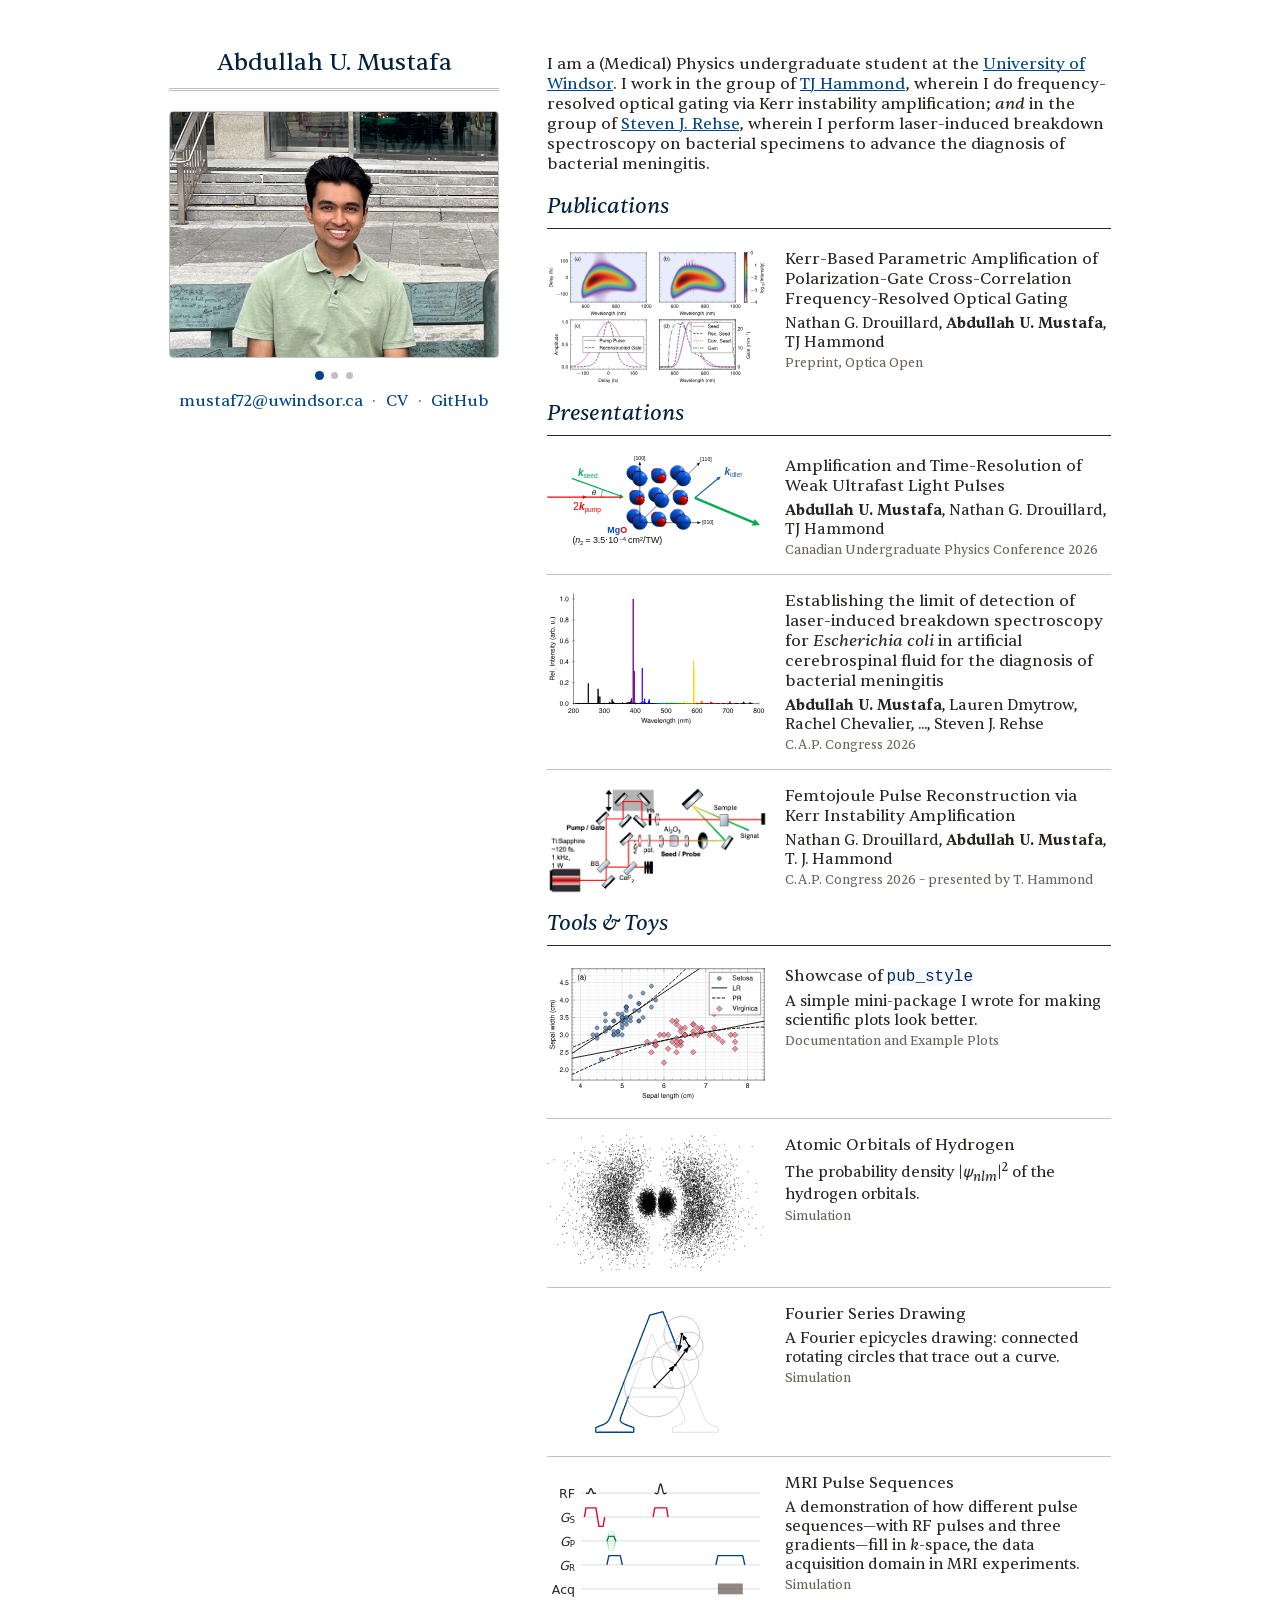
<file: index.html>
<!DOCTYPE html>
<html lang="en">

<head>
  <meta charset="UTF-8" />
  <!-- CRITICAL FOR MOBILE: Ensures proper scaling on small screens -->
  <meta name="viewport" content="width=device-width, initial-scale=1.0" />
  <title>Abdullah U. Mustafa</title>

  <!-- ===================== SEO METADATA ===================== -->
  <meta name="description"
    content="Abdullah U. Mustafa — Medical Physics undergraduate at the University of Windsor." />
  <link rel="canonical" href="https://aumustafa.github.io/" />

  <!-- Open Graph (Facebook, LinkedIn, Slack, iMessage previews) -->
  <meta property="og:type" content="website" />
  <meta property="og:title" content="Abdullah U. Mustafa" />
  <!-- <meta property="og:description" -->
    <!-- content="Medical Physics undergraduate at the University of Windsor — ultrafast optics and biophotonics research." /> -->
  <meta property="og:image" content="https://aumustafa.github.io/favicon.svg" />
  <meta property="og:url" content="https://aumustafa.github.io/" />
  <meta property="og:site_name" content="Abdullah U. Mustafa">

  <!-- Twitter/X card -->
  <meta name="twitter:card" content="summary" />
  <meta name="twitter:title" content="Abdullah U. Mustafa" />
  <!-- <meta name="twitter:description" -->
    <!-- content="Medical Physics undergraduate at the University of Windsor — ultrafast optics and biophotonics research." /> -->
  <meta name="twitter:image" content="https://aumustafa.github.io/favicon.svg" />

  <!-- Structured data: helps Google understand this is a Person's homepage -->
  <script type="application/ld+json">
  {
    "@context": "https://schema.org",
    "@type": "Person",
    "name": "Abdullah U. Mustafa",
    "url": "https://aumustafa.github.io/",
    "email": "mailto:mustaf72@uwindsor.ca",
    "affiliation": {
      "@type": "CollegeOrUniversity",
      "name": "University of Windsor"
    },
    "jobTitle": "Undergraduate Researcher",
    "image": "https://aumustafa.github.io/favicon.svg",
    "sameAs": [
      "https://github.com/aumustafa",
      "https://www.linkedin.com/in/abdullah-u-mustafa/"
    ]
  }
  </script>
  <!-- =================== END SEO METADATA ==================== -->

  <link rel="icon" href="favicon.png" type="image/png" sizes="64x64" />
  <link rel="icon" href="favicon.svg" type="image/svg+xml" />

  <link rel="stylesheet" href="styles.css" />

</head>

<body>
  <div class="page">

    <aside class="sidebar">
      <h1>Abdullah U. Mustafa</h1>

      <section class="gallery">
        <div class="gallery-track" id="galleryTrack">
          <!-- First image can load eagerly; others set to lazy -->
          <img src="portrait-alt.jpeg" alt="Portrait of Abdullah U. Mustafa" id="slide-1" />
          <img src="inlab.jpeg" alt="Abdullah working in the lab" id="slide-2" loading="lazy" />
          <img src="givingtalk.jpeg" alt="Abdullah giving a talk" id="slide-3" loading="lazy" />
        </div>
        <!-- Visual dot indicators for desktop & mobile clarity -->
        <div class="gallery-dots" aria-label="Gallery pagination">
          <a href="#slide-1" class="dot active" aria-label="Go to photo 1"></a>
          <a href="#slide-2" class="dot" aria-label="Go to photo 2"></a>
          <a href="#slide-3" class="dot" aria-label="Go to photo 3"></a>
        </div>
      </section>

      <nav class="sidebar-links" aria-label="Quick links">
        <a href="mailto:mustaf72@uwindsor.ca">mustaf72@uwindsor.ca</a>
        <span class="sidebar-links-sep" aria-hidden="true">&middot;</span>
        <a href="pdfs/curriculum-vitae.pdf">CV</a>
        <span class="sidebar-links-sep" aria-hidden="true">&middot;</span>
        <a href="https://github.com/aumustafa">GitHub</a>
      </nav>
    </aside>

    <main class="content">

      <section class="bio">
        <p>I am a (Medical) Physics undergraduate student at the <a href="https://www.uwindsor.ca/" target="_blank"
            rel="noopener">University of Windsor</a>. I work in the group of <a
            href="https://www.uwindsor.ca/people/thammond/" target="_blank" rel="noopener">TJ Hammond</a>, wherein I do
          frequency-resolved optical gating via Kerr instability amplification; <i>and</i> in the group of <a
            href="https://www.uwindsor.ca/people/rehse/" target="_blank" rel="noopener">Steven J. Rehse</a>, wherein I
          perform laser-induced breakdown spectroscopy on bacterial specimens to advance the diagnosis of bacterial
          meningitis.</p>
        <!-- <p> -->
          <!-- I wrote a simple mini package for making scientific plots look better called <code>pub_style</code>; you can see -->
          <!-- some of that <a href="plots-gallery">here</a>. Look at the orbitals of the hydrogen atom <a href="orbitals">here</a>. -->
        <!-- </p> -->
      </section>

      <section class="publications">
        <h2>Publications</h2>

        <div class="pub-list">
          <a class="pub-item" href="https://preprints.opticaopen.org/articles/preprint/Kerr-Based_Parametric_Amplification_of_Polarization-Gate_Cross-Correlation_Frequency-Resolved_Optical_Gating/34003644" target="_blank" rel="noopener">
            <!-- Optional: delete this img if you don't have a thumbnail yet -->
            <img class="pub-thumb" src="pub-thumbs/KICKINGFROGthumbnail.svg" alt="" loading="lazy" />
            <div class="pub-info">
              <p class="pub-title">Kerr-Based Parametric Amplification of Polarization-Gate Cross-Correlation Frequency-Resolved Optical Gating</p>
              <p class="pub-authors">Nathan G. Drouillard, <strong>Abdullah&nbsp;U.&nbsp;Mustafa</strong>, TJ&nbsp;Hammond</p>
              <p class="pub-venue">Preprint, Optica Open</p>
            </div>
          </a>
        </div>
      </section>

      <section class="publications">
      <h2>Presentations</h2>

      <div class="pub-list">

        <a class="pub-item" href="pdfs/MustafaCUPC26.pdf" target="_blank" rel="noopener">
          <img class="pub-thumb" src="pub-thumbs/MustafaCUPC26thumbnail.svg" loading="lazy" />
          <div class="pub-info">
            <p class="pub-title">Amplification and Time-Resolution of Weak Ultrafast Light Pulses
            </p>
            <p class="pub-authors"><strong>Abdullah U. Mustafa</strong>, Nathan G. Drouillard,&nbsp; TJ&nbsp;Hammond</p>
            <p class="pub-venue">Canadian Undergraduate Physics Conference 2026</p>
          </div>
        </a>        

        <!-- Duplicate this .pub-item block for each new talk or paper -->
        <a class="pub-item" href="pdfs/MustafaCAP26.pdf" target="_blank" rel="noopener">
          <img class="pub-thumb" src="pub-thumbs/CAP26thumbnail.svg" loading="lazy" />
          <div class="pub-info">
            <p class="pub-title">Establishing the limit of detection of laser-induced breakdown spectroscopy for
              <i>Escherichia coli</i> in artificial cerebrospinal fluid for the diagnosis of bacterial meningitis
            </p>
            <p class="pub-authors"><strong>Abdullah U. Mustafa</strong>, Lauren Dmytrow, Rachel&nbsp;Chevalier, ..., Steven&nbsp;J.&nbsp;Rehse</p>
            <p class="pub-venue">C.A.P. Congress 2026</p>
          </div>
        </a>

        <!-- Use this block for "static" cases where there isn't an PDF available. -->
        <!-- <div class="pub-item pub-item--static">
          <div class="pub-info">
            <p class="pub-title">Femtojoule Pulse Reconstruction via Kerr Instability Amplification</p>
            <p class="pub-authors">Nathan G. Drouillard, <strong>Abdullah U. Mustafa</strong>, TJ Hammond</p>
            <p class="pub-venue">Canadian Association of Physicists Congress 2026 — presented by TJ Hammond</p>
          </div>
        </div> -->

        <a class="pub-item" href="pdfs/DrouillardCAP26.pdf" target="_blank" rel="noopener">
          <img class="pub-thumb" src="pub-thumbs/FROGthumbnail.png" loading="lazy" />
          <div class="pub-info">
            <p class="pub-title">Femtojoule Pulse Reconstruction via Kerr Instability Amplification</p>
            <p class="pub-authors">Nathan G. Drouillard, <strong>Abdullah U. Mustafa</strong>, T.&nbsp;J.&nbsp;Hammond</p>
            <p class="pub-venue">C.A.P. Congress 2026 – presented by T.&nbsp;Hammond</p>
          </div>
        </a>

      </div>
      </section>

      <section class="publications">
        <h2>Tools & Toys</h2>

        <div class="pub-list">
          <a class="pub-item" href="plots-gallery" target="_blank" rel="noopener">
            <img class="pub-thumb" src="pub-thumbs/fryingpan.svg" alt="" loading="lazy" />
            <div class="pub-info">
              <p class="pub-title">Showcase of <code>pub_style</code></p>
              <p class="pub-authors">A simple mini-package I wrote for making scientific plots look better.</p>
              <p class="pub-venue">Documentation and Example Plots</p>
            </div>
          </a>

          <a class="pub-item" href="orbitals" target="_blank" rel="noopener">
            <img class="pub-thumb" src="pub-thumbs/orbitals-thumbnail.svg" alt="" loading="lazy" />
            <div class="pub-info">
              <p class="pub-title">Atomic Orbitals of Hydrogen</code></p>
              <p class="pub-authors">The probability density |<i>&psi;<sub>nlm</sub></i>|<sup>2</sup> of the hydrogen orbitals.</p>
              <p class="pub-venue">Simulation</p>
            </div>
          </a>

          <a class="pub-item" href="fourier-drawing" target="_blank" rel="noopener">
            <img class="pub-thumb" src="pub-thumbs/fourier-A.svg" alt="" loading="lazy" />
            <div class="pub-info">
              <p class="pub-title">Fourier Series Drawing</code></p>
              <p class="pub-authors">A Fourier epicycles drawing: connected rotating circles that trace out a curve.</p>
              <p class="pub-venue">Simulation</p>
            </div>
          </a>

          <a class="pub-item" href="mri-sequences" target="_blank" rel="noopener">
            <img class="pub-thumb" src="pub-thumbs/mri-thumbnail.svg" alt="" loading="lazy" />
            <div class="pub-info">
              <p class="pub-title">MRI Pulse Sequences</code></p>
              <p class="pub-authors">A demonstration of how different pulse sequences—with RF pulses and three gradients—fill in <i>k</i>-space, the data acquisition domain in MRI experiments.</p>
              <p class="pub-venue">Simulation</p>
            </div>
          </a>
        </div>
      </section>

    </main>
  </div>
  <script>
    const track = document.getElementById('galleryTrack');
    const dots = document.querySelectorAll('.gallery-dots .dot');

    track.addEventListener('scroll', () => {
      const slideWidth = track.clientWidth;
      const index = Math.round(track.scrollLeft / slideWidth);
      dots.forEach((dot, i) => {
        dot.classList.toggle('active', i === index);
      });
    });
  </script>
</body>

</html>
</file>
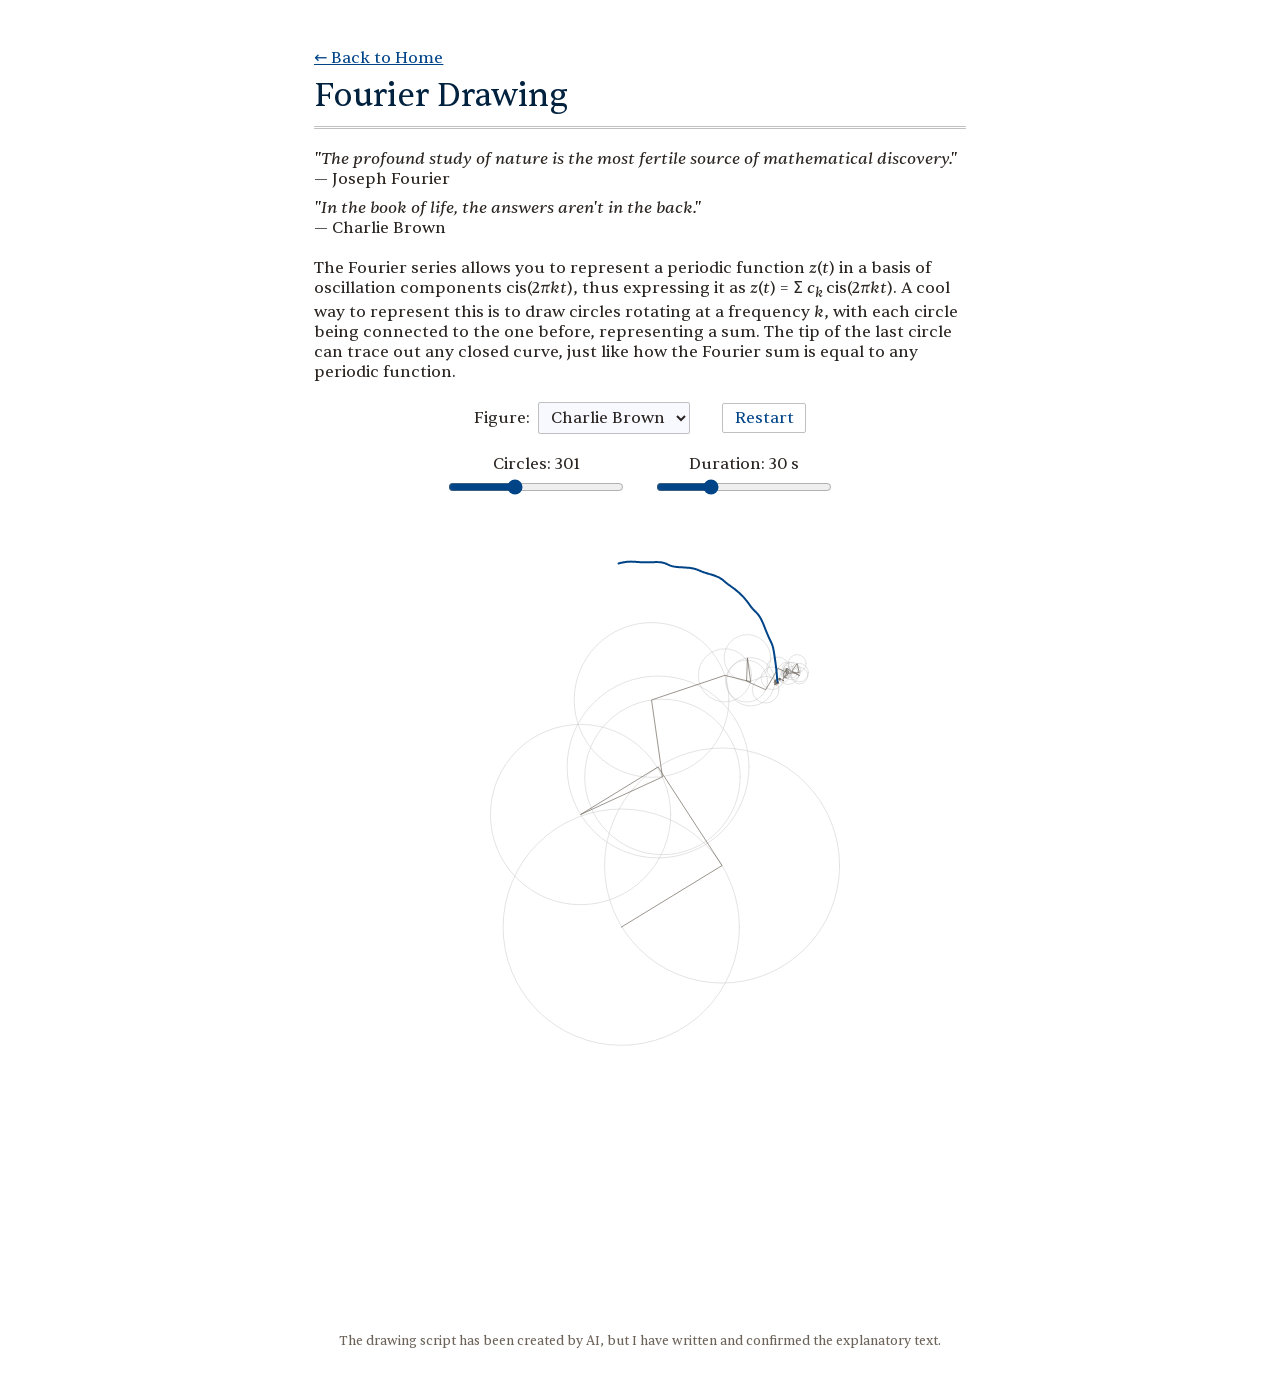
<file: fourier-drawing/index.html>
<!DOCTYPE html>
<html lang="en">

<head>
  <meta charset="UTF-8" />
  <meta name="viewport" content="width=device-width, initial-scale=1.0" />
  <title>Fourier Drawing</title>

  <link rel="icon" href="../favicon.png" type="image/png" sizes="64x64" />
  <link rel="icon" href="../favicon.svg" type="image/svg+xml" />
  <link rel="stylesheet" href="../styles.css" />

  <style>
    /* Page-specific additions; everything else comes from ../styles.css */
    .stage { width: 100%; }

    #trace {
      display: block;
      margin: 0 auto;
    }

    .controls {
      display: flex;
      flex-wrap: wrap;
      gap: 1.25rem 2rem;
      justify-content: center;
      align-items: flex-end;
      margin-bottom: 1.25rem;
    }

    .control { text-align: center; }

    .control label {
      display: block;
      margin-bottom: 0.3rem;
    }

    .control input[type="range"] {
      width: 11rem;
      font-family: var(--body-font);
      accent-color: var(--accent-color);
    }

    .options { align-items: center; }

    .picker { display: inline-flex; align-items: center; gap: 0.5rem; }

    .btn {
      font-family: var(--body-font);
      font-size: inherit;
      color: var(--accent-color);
      background: none;
      border: 1px solid var(--border-color);
      border-radius: 2px;
      padding: 0.2rem 0.7rem;
      cursor: pointer;
    }
    .btn:hover { color: var(--accent-deep); }

    /* Dropdown: same styling as the selects on the orbitals page */
    .select {
      font-family: var(--body-font);
      font-size: inherit;
      color: var(--text-color);
      accent-color: var(--accent-color);
      background: var(--code-bg);
      border: 1px solid var(--border-color);
      border-radius: 2px;
      padding: 0.25rem 0.5rem;
      min-width: 4.5rem;
    }

    /* Same breakpoint as the main site's single-column layout */
    @media (max-width: 700px) {
      .sliders {
        flex-direction: column;
        align-items: center;
        gap: 0.75rem;
      }
      .sliders .control {
        display: grid;
        grid-template-columns: 1fr 1fr;
        align-items: center;
        gap: 0.75rem;
        width: min(100%, 20rem);
        text-align: left;
      }
      .sliders .control label { margin-bottom: 0; }
      .sliders .control input[type="range"] { width: 100%; }
    }
  </style>
</head>

<body>
  <main class="container">
    <header>
      <p style="margin-bottom: 0.5rem;"><a href="../">&larr; Back to Home</a></p>
      <h1>Fourier Drawing</h1>
    </header>

    <section class="bio">
      <div class="quotes">
        <p>
          <i>"The profound study of nature is the most fertile source of mathematical discovery."</i><br>
          — Joseph Fourier
        </p>
        <p>
          <i>"In the book of life, the answers aren't in the back."</i><br>
          — Charlie Brown
        </p>
      </div>
      <p>
        The Fourier series allows you to represent a periodic function <i>z</i>(<i>t</i>) in a basis of oscillation components cis(2<i>&pi;kt</i>), thus expressing it as <i>z</i>(<i>t</i>)&nbsp;=&nbsp;&Sigma;&nbsp;<i>c<sub>k</sub></i>&thinsp;cis(2<i>&pi;kt</i>). A cool way to represent this is to draw circles rotating at a frequency <i>k</i>, with each circle being connected to the one before, representing a sum. The tip of the last circle can trace out any closed curve, just like how the Fourier sum is equal to any periodic function.
      </p>
    </section>

    <section class="controls options">
      <label class="picker" for="selImage">Figure:
        <select class="select" id="selImage">
          <option value="charlie-brown">Charlie Brown</option>
          <option value="snoopy">Snoopy</option>
          <option value="maple-leaf">Maple leaf</option>
        </select>
      </label>
      <button class="btn" id="btnRestart">Restart</button>
    </section>

    <section class="controls sliders">
      <div class="control">
        <label for="rngCircles">Circles: <span id="valCircles"></span></label>
        <input type="range" id="rngCircles" min="11" max="801" step="2" />
      </div>
      <div class="control">
        <label for="rngDuration">Duration: <span id="valDuration"></span>&thinsp;s</label>
        <input type="range" id="rngDuration" min="5" max="90" step="1" />
      </div>
    </section>

    <div class="stage" id="stage">
      <canvas id="trace" role="img" aria-label="A figure drawn by a chain of rotating circles"></canvas>
    </div>

    <p class="disclaimer">
      The drawing script has been created by AI, but I have written and confirmed the explanatory text.
    </p>
  </main>

  <script>
    (() => {
      // ---------- Figures available in the dropdown ----------
      // `src` is relative to this page. `trace` optionally overrides the tracing
      // defaults below for a figure that needs different treatment (e.g. a simpler
      // shape like the maple leaf may want a lower `detail`).
      const IMAGES = {
        'charlie-brown': { src: 'charlie-brown.png' },
        'snoopy':        { src: 'snoopy.png' },
        'maple-leaf':    { src: 'maple-leaf.png' }
      };
      const DEFAULT_IMAGE = 'charlie-brown';

      // Tracing parameters that used to be sliders; now fixed (per-figure overridable)
      const TRACE_DEFAULTS = {
        detail: 120,      // grid cells across the longest side: lower = coarser, simpler outlines
        minStroke: 15,    // drop isolated strokes smaller than this many cells
        threshold: 0.35   // 0-1; how bright/opaque a pixel must be to count as an edge
      };

      // ---------- Settings (the sliders write into this) ----------
      const S = {
        ...TRACE_DEFAULTS,
        circles: 301,     // total circles (always odd: k = -K..K)
        duration: 30,     // seconds for one full trace
        hold: 4,          // seconds the original image takes to fade in once the trace is finished
        outline: true     // background-removed pictures: trace only the silhouette
      };
      // Not exposed as controls
      const MAX_POINTS = 6000;       // cap on edge points fed to the tour (keeps it fast)
      const CURVE_SAMPLES = 6000;    // resolution of the drawn trace
      const MAX_SIDE = 1600;         // image is downscaled to this before analysis
      const FILLED_FRACTION = 0.2;   // transparent PNGs with more than this share opaque are treated as background-removed pictures

      // ---------- Colours come from styles.css ----------
      const rootStyle = getComputedStyle(document.documentElement);
      const cssVar = (name, fallback) => rootStyle.getPropertyValue(name).trim() || fallback;
      const COLOUR = {
        trace: cssVar('--accent-color', '#004488'),
        arm: cssVar('--muted-color', '#6b6258'),
        ring: cssVar('--border-color', 'silver')
      };

      const $ = id => document.getElementById(id);
      const stage = $('stage');
      const canvas = $('trace');
      const ctx = canvas.getContext('2d');
      const reduceMotion = window.matchMedia('(prefers-reduced-motion: reduce)').matches;

      // ---------- 0. Decode the image once ----------
      let src = null;
      let img = null;
      function decode(image) {
        const s = Math.min(1, MAX_SIDE / Math.max(image.naturalWidth, image.naturalHeight));
        const w = Math.max(1, Math.round(image.naturalWidth * s));
        const h = Math.max(1, Math.round(image.naturalHeight * s));
        const c = document.createElement('canvas');
        c.width = w; c.height = h;
        const g = c.getContext('2d', { willReadFrequently: true });
        g.drawImage(image, 0, 0, w, h);
        const px = g.getImageData(0, 0, w, h).data;

        const n = w * h;
        const lum = new Float32Array(n), alpha = new Float32Array(n);
        let transparent = false, opaque = 0, sumAll = 0, sumOpaque = 0;
        for (let i = 0; i < n; i++) {
          const a = px[4 * i + 3] / 255;
          alpha[i] = a;
          if (a < 0.98) transparent = true;
          const l = (0.299 * px[4 * i] + 0.587 * px[4 * i + 1] + 0.114 * px[4 * i + 2]) / 255;
          lum[i] = l; sumAll += l;
          if (a > 0.5) { opaque++; sumOpaque += l; }
        }
        // Three cases:
        //  - fully opaque image: edges are the minority tone (dark-on-light or light-on-dark)
        //  - transparent line art (little of it is opaque): edges are the opaque pixels
        //  - background removed (a large opaque silhouette): trace the silhouette's own outline
        const filled = transparent && opaque / n > FILLED_FRACTION;
        const invert = filled
          ? (opaque > 0 && sumOpaque / opaque > 0.5)
          : (!transparent && sumAll / n > 0.5);
        return { w, h, lum, alpha, transparent, filled, invert };
      }

      // ---------- 1. Find the edge pixels ----------
      function inkPixels() {
        const { w, h, lum, alpha, transparent, filled, invert } = src;
        const solid = (x, y) => x < 0 || y < 0 || x >= w || y >= h || alpha[y * w + x] > 0.5;
        const xs = [], ys = [];
        for (let y = 0; y < h; y++) {
          for (let x = 0; x < w; x++) {
            const i = y * w + x;
            let v;
            if (!transparent) v = invert ? 1 - lum[i] : lum[i];
            else if (!filled) v = alpha[i];
            else if (alpha[i] <= 0.5) v = 0;
            else {
              // Silhouette: an opaque pixel touching a transparent one
              const inside = solid(x - 1, y) && solid(x + 1, y) && solid(x, y - 1) && solid(x, y + 1);
              v = inside ? 0 : 1;
            }
            if (v > S.threshold) { xs.push(x); ys.push(y); }
          }
        }
        return { w, h, xs, ys };
      }

      // Group occupied cells into connected strokes (8-neighbour) and keep only
      // the big ones. If everything is small, keep everything rather than nothing.
      function keepLargeStrokes(cnt, cols, rows) {
        const keep = new Uint8Array(cnt.length);
        const seen = new Uint8Array(cnt.length);
        const stack = [];
        let kept = 0;
        for (let s = 0; s < cnt.length; s++) {
          if (!cnt[s] || seen[s]) continue;
          const comp = [s];
          seen[s] = 1; stack.push(s);
          while (stack.length) {
            const k = stack.pop(), x = k % cols, y = (k / cols) | 0;
            for (let dy = -1; dy <= 1; dy++) {
              for (let dx = -1; dx <= 1; dx++) {
                const nx = x + dx, ny = y + dy;
                if (nx < 0 || ny < 0 || nx >= cols || ny >= rows) continue;
                const j = ny * cols + nx;
                if (cnt[j] && !seen[j]) { seen[j] = 1; stack.push(j); comp.push(j); }
              }
            }
          }
          if (comp.length >= S.minStroke) { for (const j of comp) keep[j] = 1; kept += comp.length; }
        }
        if (!kept) for (let k = 0; k < cnt.length; k++) if (cnt[k]) keep[k] = 1;
        return keep;
      }

      // ---------- 2. Thin them to a manageable set of points ----------
      // One point per grid cell (at the centroid of its edge pixels).
      function samplePoints({ w, h, xs, ys }) {
        let cell = Math.max(1, Math.ceil(Math.max(w, h) / S.detail));
        for (;;) {
          const cols = Math.ceil(w / cell), rows = Math.ceil(h / cell);
          const sx = new Float64Array(cols * rows), sy = new Float64Array(cols * rows);
          const cnt = new Uint32Array(cols * rows);
          for (let i = 0; i < xs.length; i++) {
            const k = Math.floor(ys[i] / cell) * cols + Math.floor(xs[i] / cell);
            sx[k] += xs[i] + 0.5; sy[k] += ys[i] + 0.5; cnt[k]++;
          }
          const keep = keepLargeStrokes(cnt, cols, rows);
          const px = [], py = [];
          for (let k = 0; k < cnt.length; k++) {
            if (keep[k]) { px.push(sx[k] / cnt[k]); py.push(sy[k] / cnt[k]); }
          }
          if (px.length <= MAX_POINTS || cell > Math.max(w, h)) {
            return { x: Float64Array.from(px), y: Float64Array.from(py), n: px.length };
          }
          cell++;
        }
      }

      // ---------- 3. Turn the points into ONE closed path ----------
      // Minimum spanning tree (Prim), then walk it depth-first, retracing back
      // up each branch. Every point is visited, the path closes on itself, and
      // separate strokes get joined by the shortest possible link.
      function closedTour({ x, y, n }) {
        const par = new Int32Array(n).fill(-1);
        const dist = new Float64Array(n).fill(Infinity);
        const used = new Uint8Array(n);
        let u = 0; used[0] = 1;
        for (let it = 1; it < n; it++) {
          let next = -1, best = Infinity;
          const ux = x[u], uy = y[u];
          for (let i = 0; i < n; i++) {
            if (used[i]) continue;
            const dx = x[i] - ux, dy = y[i] - uy, d = dx * dx + dy * dy;
            if (d < dist[i]) { dist[i] = d; par[i] = u; }
            if (dist[i] < best) { best = dist[i]; next = i; }
          }
          used[next] = 1; u = next;
        }

        const head = new Int32Array(n).fill(-1), nxt = new Int32Array(n).fill(-1);
        for (let i = n - 1; i >= 1; i--) { nxt[i] = head[par[i]]; head[par[i]] = i; }

        const order = [0], stack = [0], cur = head.slice();
        while (stack.length) {
          const v = stack[stack.length - 1], c = cur[v];
          if (c !== -1) { cur[v] = nxt[c]; stack.push(c); order.push(c); }
          else { stack.pop(); if (stack.length) order.push(stack[stack.length - 1]); }
        }
        order.pop(); // last entry is the start again; drop it so the loop is periodic
        return order;
      }

      // ---------- 4. Discrete Fourier transform ----------
      // c_k = (1/N) * sum_n z_n * exp(-2*pi*i*k*n/N), z = x + iy
      function dft(zr, zi, N) {
        const K = Math.min((S.circles - 1) >> 1, Math.floor((N - 1) / 2));
        let dcRe = 0, dcIm = 0;
        const list = [];
        for (let k = -K; k <= K; k++) {
          const th = -2 * Math.PI * k / N;
          const wr = Math.cos(th), wi = Math.sin(th);
          let cr = 1, ci = 0, re = 0, im = 0;
          for (let n = 0; n < N; n++) {
            re += zr[n] * cr - zi[n] * ci;
            im += zr[n] * ci + zi[n] * cr;
            const t = cr * wr - ci * wi; ci = cr * wi + ci * wr; cr = t;
          }
          re /= N; im /= N;
          if (k === 0) { dcRe = re; dcIm = im; }
          else list.push({ k, re, im, r: Math.hypot(re, im) });
        }
        list.sort((a, b) => b.r - a.r); // biggest circles first
        return { dcRe, dcIm, list };
      }

      // ---------- Build, layout, draw ----------
      let coeffs = null, curveX, curveY;
      let frame = null;                 // framing box, fixed per figure so the canvas does not jump around when the sliders move
      let ready = false;
      let playing = false;              // true while the trace / fade is animating; false once it has finished
      let viewW = 0, viewH = 0, scale = 1;
      let state = { u: 1, chain: false, fade: 0 };
      let elapsed = 0;

      function evalAt(u) {
        let x = coeffs.dcRe, y = coeffs.dcIm;
        const a = 2 * Math.PI * u;
        for (const c of coeffs.list) {
          const t = a * c.k, co = Math.cos(t), si = Math.sin(t);
          x += c.re * co - c.im * si;
          y += c.re * si + c.im * co;
        }
        return [x, y];
      }

      function rebuild() {
        if (!src) return;
        const pts = samplePoints(inkPixels());
        if (pts.n < 3) {
          ready = false;
          playing = false;
          ctx.clearRect(0, 0, viewW, viewH);
          return;
        }
        const order = closedTour(pts);
        const N = order.length;

        if (!frame) {
          let minX = Infinity, maxX = -Infinity, minY = Infinity, maxY = -Infinity;
          for (let i = 0; i < pts.n; i++) {
            if (pts.x[i] < minX) minX = pts.x[i]; if (pts.x[i] > maxX) maxX = pts.x[i];
            if (pts.y[i] < minY) minY = pts.y[i]; if (pts.y[i] > maxY) maxY = pts.y[i];
          }
          const bw = Math.max(maxX - minX, 1), bh = Math.max(maxY - minY, 1);
          const pad = 0.06 * Math.max(bw, bh);
          frame = { cx: (minX + maxX) / 2, cy: (minY + maxY) / 2, w: bw + 2 * pad, h: bh + 2 * pad };
        }

        const zr = new Float64Array(N), zi = new Float64Array(N);
        for (let i = 0; i < N; i++) { zr[i] = pts.x[order[i]] - frame.cx; zi[i] = pts.y[order[i]] - frame.cy; }
        coeffs = dft(zr, zi, N);

        curveX = new Float64Array(CURVE_SAMPLES + 1);
        curveY = new Float64Array(CURVE_SAMPLES + 1);
        for (let i = 0; i <= CURVE_SAMPLES; i++) {
          const [x, y] = evalAt(i / CURVE_SAMPLES);
          curveX[i] = x; curveY[i] = y;
        }

        ready = true;
        elapsed = 0;
        playing = true;
        layout();
        if (reduceMotion) { playing = false; draw(1, false, 1); }
      }

      function layout() {
        if (!frame) return;
        const aspect = frame.w / frame.h;
        const avail = Math.min(stage.clientWidth, 640);
        viewW = Math.min(avail, window.innerHeight * 0.85 * aspect);
        viewH = viewW / aspect;
        scale = viewW / frame.w;
        const dpr = window.devicePixelRatio || 1;
        canvas.style.width = viewW + 'px';
        canvas.style.height = viewH + 'px';
        canvas.width = Math.round(viewW * dpr);
        canvas.height = Math.round(viewH * dpr);
        ctx.setTransform(dpr, 0, 0, dpr, 0, 0);
      }

      // u: how far along the trace is (0-1); showChain: draw the circles and arms;
      // fade: opacity (0-1) of the original image drawn underneath the trace
      function draw(u, showChain, fade) {
        state = { u, chain: showChain, fade };
        const ox = viewW / 2, oy = viewH / 2;
        ctx.clearRect(0, 0, viewW, viewH);

        // The original image, positioned in the same coordinates as the traced points
        if (fade > 0 && src && img && img.complete) {
          ctx.globalAlpha = Math.min(1, fade);
          ctx.drawImage(img, ox - frame.cx * scale, oy - frame.cy * scale, src.w * scale, src.h * scale);
          ctx.globalAlpha = 1;
        }

        if (showChain) {
          const rings = new Path2D(), arms = new Path2D();
          let x = coeffs.dcRe, y = coeffs.dcIm;
          const a = 2 * Math.PI * u;
          arms.moveTo(ox + x * scale, oy + y * scale);
          for (const c of coeffs.list) {
            const t = a * c.k, co = Math.cos(t), si = Math.sin(t);
            const nx = x + c.re * co - c.im * si;
            const ny = y + c.re * si + c.im * co;
            if (c.r * scale >= 2) {
              rings.moveTo(ox + x * scale + c.r * scale, oy + y * scale);
              rings.arc(ox + x * scale, oy + y * scale, c.r * scale, 0, 2 * Math.PI);
            }
            arms.lineTo(ox + nx * scale, oy + ny * scale);
            x = nx; y = ny;
          }
          ctx.lineWidth = 0.75;
          ctx.globalAlpha = 0.6; ctx.strokeStyle = COLOUR.ring; ctx.stroke(rings);
          ctx.globalAlpha = 0.9; ctx.strokeStyle = COLOUR.arm; ctx.stroke(arms);
          ctx.globalAlpha = 1;
        }

        // The trace so far, ending exactly at the tip of the chain
        const idx = Math.floor(u * CURVE_SAMPLES);
        ctx.beginPath();
        ctx.moveTo(ox + curveX[0] * scale, oy + curveY[0] * scale);
        for (let i = 1; i <= idx; i++) ctx.lineTo(ox + curveX[i] * scale, oy + curveY[i] * scale);
        const [tx, ty] = evalAt(u);
        ctx.lineTo(ox + tx * scale, oy + ty * scale);
        ctx.strokeStyle = COLOUR.trace;
        ctx.lineWidth = 2;
        ctx.lineJoin = 'round';
        ctx.lineCap = 'round';
        ctx.stroke();
      }

      // ---------- Animation loop ----------
      // Plays once: trace for S.duration seconds, then fade the image in over S.hold seconds, then stop.
      let last = null;
      function tick(now) {
        if (last === null) last = now;
        const dt = Math.min((now - last) / 1000, 0.1); // clamp so a hidden tab does not jump ahead
        last = now;
        if (ready && !reduceMotion && playing) {
          elapsed += dt;
          const total = S.duration + S.hold;
          if (elapsed >= total) {
            elapsed = total;
            playing = false;
            draw(1, false, 1);
          } else if (elapsed < S.duration) {
            draw(elapsed / S.duration, true, 0);
          } else {
            draw(1, false, (elapsed - S.duration) / S.hold); // hold > 0 here
          }
        }
        requestAnimationFrame(tick);
      }

      // ---------- Controls ----------
      let timer = null;
      const schedule = () => { clearTimeout(timer); timer = setTimeout(rebuild, 120); };
      const restart = () => {
        if (!ready) return;
        elapsed = 0;
        if (reduceMotion) { draw(1, false, 1); return; }
        playing = true;
      };

      // [slider id, value label id, setting key, needs a rebuild?]
      const SLIDERS = [
        ['rngCircles', 'valCircles', 'circles', true],
        ['rngDuration', 'valDuration', 'duration', false]
      ];
      for (const [id, outId, key, needsRebuild] of SLIDERS) {
        const el = $(id), out = $(outId);
        el.value = S[key];
        out.textContent = el.value;
        el.addEventListener('input', () => {
          const v = +el.value;
          // keep the animation at the same point when the speed changes
          if (key === 'duration' && elapsed < S.duration) elapsed = elapsed / S.duration * v;
          S[key] = v;
          out.textContent = el.value;
          if (needsRebuild) schedule();
        });
      }

      $('btnRestart').addEventListener('click', restart);
      window.addEventListener('resize', () => { layout(); if (ready) draw(state.u, state.chain, state.fade); });

      // ---------- Loading a figure ----------
      let loadToken = 0; // lets a newer selection win if an older image finishes loading late
      function loadFigure(key) {
        const entry = IMAGES[key] || IMAGES[DEFAULT_IMAGE];
        const token = ++loadToken;
        clearTimeout(timer);
        ready = false;
        playing = false;
        Object.assign(S, TRACE_DEFAULTS, entry.trace || {});

        const next = new Image();
        next.onload = () => {
          if (token !== loadToken) return;
          img = next;
          src = decode(next);
          frame = null; // re-frame for the new figure
          rebuild();
        };
        next.onerror = () => {
          if (token === loadToken) console.error('fourier-epicycles: could not load ' + entry.src);
        };
        next.src = entry.src;
      }

      $('selImage').addEventListener('change', e => loadFigure(e.target.value));

      // ---------- Go ----------
      $('selImage').value = DEFAULT_IMAGE;
      loadFigure(DEFAULT_IMAGE);
      requestAnimationFrame(tick);
    })();
  </script>
</body>

</html>
</file>
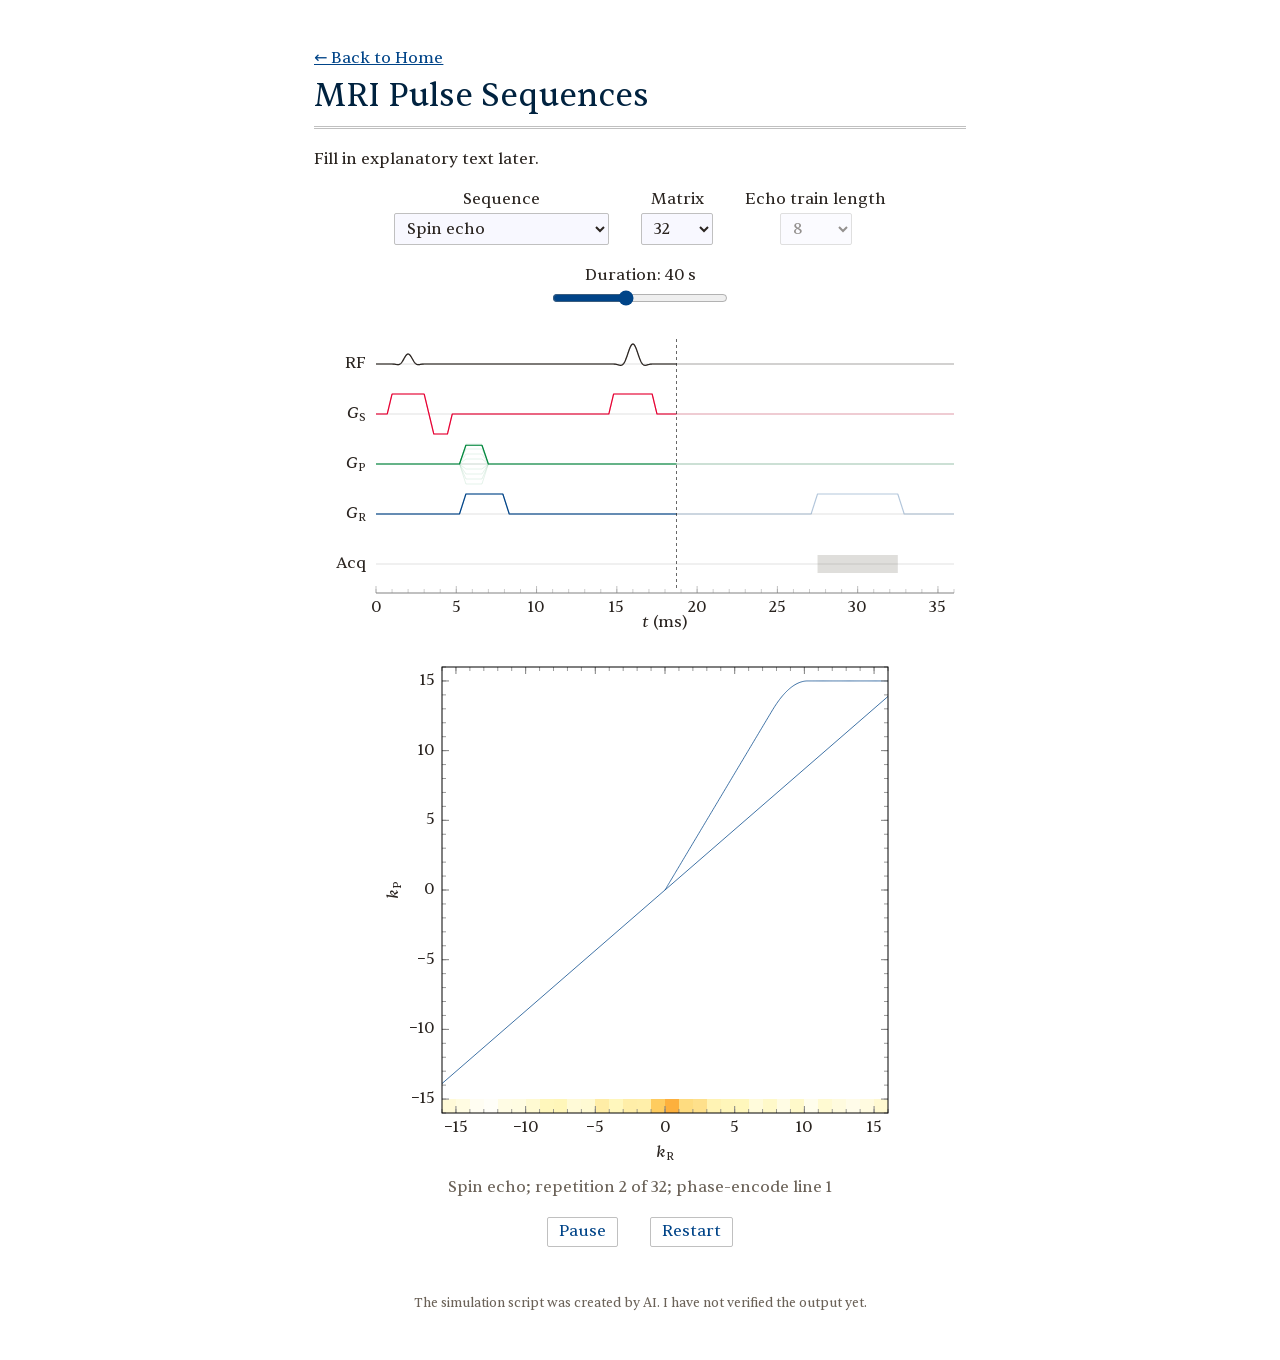
<file: mri-sequences/index.html>
<!DOCTYPE html>
<html lang="en">

<head>
  <meta charset="UTF-8" />
  <meta name="viewport" content="width=device-width, initial-scale=1.0" />
  <title>MRI Pulse Sequences</title>

  <link rel="icon" href="../favicon.png" type="image/png" sizes="64x64" />
  <link rel="icon" href="../favicon.svg" type="image/svg+xml" />
  <link rel="stylesheet" href="../styles.css" />

  <style>
    .controls { display: flex; flex-wrap: wrap; gap: 1.25rem 2rem; justify-content: center; align-items: flex-end; margin-bottom: 1.25rem; }
    .control { text-align: center; }
    .control label { display: block; margin-bottom: 0.3rem; }
    .options { align-items: center; margin-top: 1rem; margin-bottom: 0; }
    select, input[type="range"] { font-family: var(--body-font); font-size: inherit; color: var(--text-color); accent-color: var(--accent-color); }
    select { background: var(--code-bg); border: 1px solid var(--border-color); border-radius: 2px; padding: 0.25rem 0.5rem; min-width: 4.5rem; }
    select:disabled { opacity: 0.5; }
    input[type="range"] { width: 11rem; }
    .btn { font-family: var(--body-font); font-size: inherit; color: var(--accent-color); background: none; border: 1px solid var(--border-color); border-radius: 2px; padding: 0.2rem 0.7rem; cursor: pointer; }
    .btn:hover { color: var(--accent-deep); }
    canvas { display: block; width: 100%; margin: 0 auto; }
    #seq { max-width: 700px; }
    #ksp { max-width: 520px; margin-top: 1.5rem; }
    .figure-title { text-align: center; margin-bottom: 0.4rem; }
    .caption { text-align: center; color: var(--muted-color); margin-top: 0.75rem; }
    @media (max-width: 700px) {
      .controls:not(.options) { flex-direction: column; align-items: center; gap: 0.75rem; }
      .controls:not(.options) .control { display: grid; grid-template-columns: 1fr 1fr; align-items: center; gap: 0.75rem; width: min(100%, 20rem); text-align: left; }
      .controls:not(.options) .control label { margin-bottom: 0; }
      .controls:not(.options) select, .controls:not(.options) input[type="range"] { width: 100%; }
    }
  </style>
</head>

<body>
  <main class="container">
    <header>
      <p style="margin-bottom: 0.5rem;"><a href="../">&larr; Back to Home</a></p>
      <h1>MRI Pulse Sequences</h1>
    </header>

    <section class="bio">
      <p>
        Fill in explanatory text later.
      </p>
    </section>

    <section class="controls">
      <div class="control">
        <label for="selS">Sequence</label>
        <select id="selS">
          <option value="se">Spin echo</option>
          <option value="gre">Gradient echo</option>
          <option value="fse">Fast / turbo spin echo</option>
          <option value="epi">Echo planar imaging</option>
        </select>
      </div>
      <div class="control">
        <label for="selN">Matrix</label>
        <select id="selN"><option value="16">16</option><option value="32" selected>32</option><option value="64">64</option></select>
      </div>
      <div class="control">
        <label for="selE">Echo train length</label>
        <select id="selE"><option value="4">4</option><option value="8" selected>8</option><option value="16">16</option></select>
      </div>
      <div class="control">
        <label for="rngDur">Duration: <span id="valDur"></span>&thinsp;s</label>
        <input type="range" id="rngDur" min="5" max="90" step="1" />
      </div>
    </section>

    <div class="figure-title" id="figTitle"></div>
    <canvas id="seq"></canvas>
    <canvas id="ksp"></canvas>
    <p class="caption" id="caption"></p>

    <section class="controls options">
      <button class="btn" id="btnPlay">Pause</button>
      <button class="btn" id="btnRestart">Restart</button>
    </section>

    <p class="disclaimer">
      The simulation script was created by AI. I have not verified the output yet.
    </p>
  </main>

  <script>
  (() => {
    const $ = id => document.getElementById(id);
    const COL = { RF: '#2a2420', S: '#E60033', P: '#00873D', R: '#004488', ADC: '#6b6258' };
    const CM = ["#ffffff", "#fff7bc", "#fee390", "#fec44f", "#fb9929", "#eb6f14", "#cb4b02", "#983404", "#662506"]
      .map(h => [1, 3, 5].map(i => parseInt(h.slice(i, i + 2), 16)));
    function cmap(t) {
      const s = Math.min(Math.max(t, 0), 1) * (CM.length - 1), i = Math.min(Math.floor(s), CM.length - 2), f = s - i;
      return CM[i].map((c, k) => c + (CM[i + 1][k] - c) * f);
    }
    const SEQS = {
      se:  { name: 'Spin echo', dur: 40, T2: 80 },
      gre: { name: 'Gradient echo', dur: 30, T2: 40 },
      fse: { name: 'Fast (turbo) spin echo', dur: 20, T2: 80 },
      epi: { name: 'Echo planar imaging', dur: 12, T2: 60 }
    };
    const reduce = window.matchMedia('(prefers-reduced-motion: reduce)').matches;
    const selS = $('selS'), selN = $('selN'), selE = $('selE'), rngDur = $('rngDur');
    const cv1 = $('seq'), cv2 = $('ksp'), c1 = cv1.getContext('2d'), c2 = cv2.getContext('2d');
    const off = document.createElement('canvas');
    const PE_AREA = 1.4; // area of a full-amplitude phase-encode lobe (flat 1.0 + ramp 0.4)

    let N = 32, seq = 'se', ETL = 8, dur = 40, nShots = 32;
    let shot, sIdx = 0, tc = 0, ptr = 0, playing = true, img, fl, raw, rawMax, last = null;

    // ---------- Phantom k-space (sum of boxes: sinc * sinc * phase) ----------
    const BOXES = [[0, 0, .7, .85, 1], [-.12, .12, .22, .26, -.55], [.17, -.17, .16, .16, .8], [.1, .25, .08, .08, .6]];
    const sinc = x => Math.abs(x) < 1e-9 ? 1 : Math.sin(Math.PI * x) / (Math.PI * x);
    function computeRaw() {
      raw = new Float32Array(N * N); rawMax = 0;
      for (let r = 0; r < N; r++) for (let c = 0; c < N; c++) {
        const u = c - N / 2, v = r - N / 2; let re = 0, im = 0;
        for (const [x, y, w, h, a] of BOXES) {
          const m = a * w * h * sinc(w * u) * sinc(h * v), ph = -2 * Math.PI * (u * x + v * y);
          re += m * Math.cos(ph); im += m * Math.sin(ph);
        }
        raw[r * N + c] = Math.hypot(re, im); rawMax = Math.max(rawMax, raw[r * N + c]);
      }
    }

    // ---------- Sequence construction ----------
    const lobe = (ch, t0, flat, ramp, amp, ghost) => ({ ch, t0, flat, ramp, amp, ghost });
    const trap = (l, t) => { const u = t - l.t0, D = l.flat + 2 * l.ramp; return u < 0 || u > D ? 0 : l.amp * Math.min(1, u / l.ramp, (D - u) / l.ramp); };

    function build(s) {
      const L = [], rf = [], adc = [], f180 = [], lines = [];
      let Tro = 5, rr = 0.4, Tend; const rs = 0.3;
      const pe = l => (l - N / 2) / (N / 2);
      const ss = (c, w, fl) => {
        rf.push({ c, w, fl });
        L.push(lobe('S', c - w / 2 - rs, w, rs, 1));
        if (fl < 180) L.push(lobe('S', c + w / 2 + rs, (w - rs) / 2, rs, -1)); else f180.push(c);
      };
      const ro = (t0, a) => { L.push(lobe('R', t0, Tro, rr, a)); adc.push([t0 + rr, t0 + rr + Tro]); };
      const deph = (t0, a) => L.push(lobe('R', t0, (Tro - rr) / 2, rr, a));
      const pl = (t0, a) => L.push(lobe('P', t0, 1, 0.4, a, true));

      if (seq === 'se') {
        lines.push(s); ss(2, 2, 90); deph(5.2, 1); pl(5.2, -pe(s)); ss(16, 2.4, 180); ro(27.1, 1); Tend = 36;
      } else if (seq === 'gre') {
        lines.push(s); ss(1.4, 1.6, 30); deph(3.9, -1); pl(3.9, pe(s)); ro(7.2, 1); pl(13.2, -pe(s)); Tend = 16.5;
      } else if (seq === 'fse') {
        const sh = N / ETL; ss(2, 2, 90); deph(5.2, 1);
        for (let i = 0; i < ETL; i++) {
          const c = 9 + 14 * i, l = i * sh + s; lines.push(l);
          ss(c, 2.4, 180); pl(c + 1.8, pe(l)); ro(c + 4.1, 1); pl(c + 10.2, -pe(l));
        }
        Tend = 9 + 14 * (ETL - 1) + 12.5;
      } else {
        Tro = 1.6; rr = 0.25;
        const X = (N / 2) * (Tro + rr) + rr + Tro / 2, c = 4.6 + X, s0 = c + 2.6;
        ss(2, 2, 90); deph(5.2, 1); pl(5.2, 1); ss(c, 2.4, 180);
        for (let j = 0; j < N; j++) {
          const t0 = s0 + j * (Tro + rr); lines.push(j);
          ro(t0, j % 2 ? -1 : 1);
          if (j < N - 1) L.push(lobe('P', t0 + Tro + rr, 0, rr, PE_AREA / (N / 2) / rr));
        }
        Tend = s0 + N * (Tro + rr) + 2;
      }

      // k-space by integrating gradients; k flips sign at each 180 pulse
      const NS = 10000, dt = Tend / NS, kxi = new Float32Array(NS + 1), kyi = new Float32Array(NS + 1);
      let ax = 0, ay = 0, fi = 0;
      for (let i = 0; i <= NS; i++) {
        const t = i * dt;
        while (fi < f180.length && f180[fi] <= t) { ax = -ax; ay = -ay; fi++; }
        kxi[i] = ax / Tro * N; kyi[i] = ay / PE_AREA * (N / 2);
        const tm = t + dt / 2;
        for (const l of L) { if (l.ch === 'R') ax += trap(l, tm) * dt; else if (l.ch === 'P') ay += trap(l, tm) * dt; }
      }
      const smp = [];
      for (const [a, b] of adc) for (let j = 0; j < N; j++) {
        const t = a + (j + 0.5) / N * (b - a), i = Math.round(t / dt);
        smp.push({ t, col: Math.floor(kxi[i] + N / 2), row: Math.round(kyi[i] + N / 2) });
      }
      // waveform cache for drawing
      const M = 2000, wf = { RF: new Float32Array(M), S: new Float32Array(M), P: new Float32Array(M), R: new Float32Array(M) };
      for (let m = 0; m < M; m++) {
        const t = m / (M - 1) * Tend;
        for (const l of L) wf[l.ch][m] += trap(l, t);
        for (const p of rf) {
          const d = t - p.c;
          if (Math.abs(d) <= p.w / 2) wf.RF[m] += p.fl / 180 * sinc(d / (p.w / 4)) * (0.54 + 0.46 * Math.cos(Math.PI * d / (p.w / 2)));
        }
      }
      return { T: Tend, L, adc, wf, M, kxi, kyi, NS, smp, lines, t90: rf[0].c };
    }

    // ---------- State ----------
    function fill(p) {
      if (p.row < 0 || p.row >= N || p.col < 0 || p.col >= N) return;
      const k = p.row * N + p.col;
      img[k] = raw[k] * Math.exp(-(p.t - shot.t90) / SEQS[seq].T2); fl[k] = 1;
    }
    function reset() {
      N = +selN.value; ETL = Math.min(+selE.value, N); seq = selS.value;
      nShots = seq === 'fse' ? N / ETL : seq === 'epi' ? 1 : N;
      selE.disabled = seq !== 'fse';
      img = new Float32Array(N * N); fl = new Uint8Array(N * N);
      off.width = off.height = N; computeRaw();
      sIdx = 0; shot = build(0); tc = 0; ptr = 0; playing = true; $('btnPlay').textContent = 'Pause';
      if (reduce) {
        for (let s = 0; s < nShots; s++) { shot = build(s); shot.smp.forEach(fill); }
        tc = shot.T; playing = false; $('btnPlay').textContent = 'Play';
      }
      draw();
    }
    function advance(dt) {
      if (!playing) return;
      tc += dt / (dur / nShots) * shot.T;
      while (ptr < shot.smp.length && shot.smp[ptr].t <= tc) fill(shot.smp[ptr++]);
      if (tc >= shot.T) {
        while (ptr < shot.smp.length) fill(shot.smp[ptr++]);
        if (++sIdx >= nShots) { sIdx = nShots - 1; tc = shot.T; playing = false; $('btnPlay').textContent = 'Play'; }
        else { shot = build(sIdx); tc = 0; ptr = 0; }
      }
    }

    // ---------- Drawing helpers ----------
    function setup(cv, ctx, W, H) {
      const dpr = window.devicePixelRatio || 1;
      cv.style.height = H + 'px'; cv.width = Math.round(W * dpr); cv.height = Math.round(H * dpr);
      ctx.setTransform(dpr, 0, 0, dpr, 0, 0); ctx.clearRect(0, 0, W, H);
    }
    function niceStep(span) {
      const raw = span / 6, p = Math.pow(10, Math.floor(Math.log10(raw))), f = raw / p;
      const mant = f < 1.5 ? 1 : f < 3.5 ? 2 : f < 7.5 ? 5 : 10;
      return { step: mant * p, minor: mant * p / (mant === 2 ? 4 : 5) };
    }
    function label(ctx, v, sub, cx, cy, rot, f, align, upright, subPlain) {
      ctx.save(); ctx.translate(cx, cy); ctx.rotate(rot); ctx.textBaseline = 'middle';
      const it = `${upright ? '' : 'italic '}${f.fs}px ${f.font}`, sm = subPlain ? `${f.fs}px ${f.font}` : `${(f.fs * 0.7).toFixed(1)}px ${f.font}`;
      ctx.font = it; const w1 = ctx.measureText(v).width; ctx.font = sm; const w2 = sub ? ctx.measureText(sub).width : 0;
      let x0 = align === 'right' ? -(w1 + w2) : -(w1 + w2) / 2; ctx.textAlign = 'left'; ctx.fillStyle = f.txt;
      ctx.font = it; ctx.fillText(v, x0, 0);
      if (sub) { ctx.font = sm; ctx.fillText(sub, x0 + w1, subPlain ? 0 : f.fs * 0.25); }
      ctx.restore();
    }
    const fontInfo = () => { const cs = getComputedStyle(document.body); return { font: cs.fontFamily, txt: cs.color, fs: parseFloat(cs.fontSize) }; };

    // ---------- Sequence diagram ----------
    function drawSeq() {
      const f = fontInfo(), fs = f.fs, W = cv1.clientWidth, rh = 50, top = 8, H = top + 5 * rh + 44;
      setup(cv1, c1, W, H);
      const ml = 62, mr = 12, pw = W - ml - mr, T = shot.T, X = t => ml + t / T * pw;
      const rows = [['RF', null, 'RF'], ['G', 'S', 'S'], ['G', 'P', 'P'], ['G', 'R', 'R'], ['Acq', null, 'Acq']];
      const yc = k => top + rh * (k + 0.5), amp = rh * 0.4;
      c1.lineWidth = 0.5;
      rows.forEach(([a, b], k) => {
        c1.strokeStyle = '#c0c0c0'; c1.beginPath(); c1.moveTo(ml, yc(k)); c1.lineTo(ml + pw, yc(k)); c1.stroke();
        label(c1, a, b, ml - 10, yc(k), 0, f, 'right', a !== 'G');
        if (a !== 'G') { c1.save(); c1.font = `${fs}px ${f.font}`; c1.fillStyle = f.txt; c1.textAlign = 'right'; c1.textBaseline = 'middle'; c1.restore(); }
      });
      const wave = (key, k) => {
        const arr = shot.wf[key]; c1.beginPath();
        for (let m = 0; m < shot.M; m++) { const x = ml + m / (shot.M - 1) * pw, y = yc(k) - arr[m] * amp; m ? c1.lineTo(x, y) : c1.moveTo(x, y); }
        c1.stroke();
      };
      const pass = (a, ghost) => {
        c1.globalAlpha = a; c1.lineWidth = 1.2; c1.lineJoin = 'round';
        [['RF', 0], ['S', 1], ['P', 2], ['R', 3]].forEach(([key, k]) => { c1.strokeStyle = COL[key]; wave(key, k); });
        c1.fillStyle = COL.ADC; c1.strokeStyle = COL.ADC;
        for (const [t0, t1] of shot.adc) { c1.globalAlpha = a * 0.7; c1.fillRect(X(t0), yc(4) - 9, Math.max(1, X(t1) - X(t0)), 18); }
        if (ghost) {
          c1.globalAlpha = 0.18; c1.lineWidth = 0.6; c1.strokeStyle = COL.P;
          for (const l of shot.L) if (l.ghost) for (let q = -4; q <= 4; q++) {
            const g = q / 4 * (l.amp < 0 ? -1 : 1) * Math.abs(l.amp < 0 ? 1 : 1);
            c1.beginPath(); c1.moveTo(X(l.t0), yc(2)); c1.lineTo(X(l.t0 + l.ramp), yc(2) - g * amp);
            c1.lineTo(X(l.t0 + l.ramp + l.flat), yc(2) - g * amp); c1.lineTo(X(l.t0 + l.flat + 2 * l.ramp), yc(2)); c1.stroke();
          }
        }
      };
      pass(0.3, true);
      c1.save(); c1.beginPath(); c1.rect(ml - 1, 0, X(tc) - ml + 1, H); c1.clip(); pass(1, false); c1.restore();
      c1.globalAlpha = 1;
      // cursor
      c1.strokeStyle = '#000'; c1.lineWidth = 0.6; c1.setLineDash([3, 3]);
      c1.beginPath(); c1.moveTo(X(tc), top); c1.lineTo(X(tc), top + 5 * rh); c1.stroke(); c1.setLineDash([]);
      // time axis (ticks point inward)
      const yb = top + 5 * rh + 4, { step, minor } = niceStep(T);
      c1.strokeStyle = '#000'; c1.lineWidth = 0.5; c1.beginPath(); c1.moveTo(ml, yb); c1.lineTo(ml + pw, yb); c1.stroke();
      const tk = (sz, st, lab) => {
        c1.strokeStyle = '#808080'; c1.lineWidth = lab ? 0.5 : 0.4;
        for (let k = 0; k * st <= T + 1e-9; k++) {
          c1.beginPath(); c1.moveTo(X(k * st), yb); c1.lineTo(X(k * st), yb - sz); c1.stroke();
          if (lab) { c1.fillStyle = f.txt; c1.font = `${fs}px ${f.font}`; c1.textAlign = 'center'; c1.textBaseline = 'top'; c1.fillText(+(k * st).toFixed(4), X(k * st), yb + fs * 0.45); }
        }
      };
      tk(fs * 0.25, minor, false); tk(fs * 0.4375, step, true);
      c1.fillStyle = f.txt; c1.font = `${fs}px ${f.font}`; c1.textAlign = 'center'; c1.textBaseline = 'middle';
      label(c1, 't', ' (ms)', ml + pw / 2, H - 10, 0, f, 'center', false, true);
    }

    // ---------- k-space ----------
    function drawK() {
      const f = fontInfo(), fs = f.fs, W = cv2.clientWidth;
      const tMaj = fs * 0.4375, tMin = fs * 0.25, pad = fs * 0.4375, wMaj = fs * 0.0625, wMin = fs * 0.05;
      const ml = 62, mr = 12, mt = 10, mb = 52, S = W - ml - mr, H = S + mt + mb;
      setup(cv2, c2, W, H);
      const oc = off.getContext('2d'), id = oc.createImageData(N, N), d = id.data;
      for (let r = 0; r < N; r++) for (let c = 0; c < N; c++) {
        const k = r * N + c, o = 4 * ((N - 1 - r) * N + c);
        const col = fl[k] ? cmap(Math.log(1 + 1000 * img[k] / rawMax) / Math.log(1001)) : [255, 255, 255];
        d[o] = col[0]; d[o + 1] = col[1]; d[o + 2] = col[2]; d[o + 3] = 255;
      }
      oc.putImageData(id, 0, 0);
      c2.imageSmoothingEnabled = false; c2.drawImage(off, ml, mt, S, S);
      const px = k => ml + (k + N / 2) / N * S, py = k => mt + (1 - (k + N / 2) / N) * S;
      // trajectory so far
      c2.save(); c2.beginPath(); c2.rect(ml, mt, S, S); c2.clip();
      const idx = Math.min(shot.NS, Math.round(tc / shot.T * shot.NS)), st = Math.max(1, Math.floor(shot.NS / 3000));
      c2.beginPath(); c2.moveTo(px(shot.kxi[0]), py(shot.kyi[0]));
      for (let i = st; i <= idx; i += st) c2.lineTo(px(shot.kxi[i]), py(shot.kyi[i]));
      c2.lineTo(px(shot.kxi[idx]), py(shot.kyi[idx]));
      c2.strokeStyle = getComputedStyle(document.documentElement).getPropertyValue('--accent-color').trim() || '#004488'; c2.globalAlpha = 0.75; c2.lineWidth = 1; c2.stroke(); c2.globalAlpha = 1;
      if (playing) { c2.fillStyle = '#EE6677'; c2.beginPath(); c2.arc(px(shot.kxi[idx]), py(shot.kyi[idx]), 3, 0, 2 * Math.PI); c2.fill(); }
      c2.restore();
      // ticks, frame, labels
      const { step, minor } = niceStep(N);
      const ticks = (size, w, ss, lab) => {
        c2.lineWidth = w; c2.strokeStyle = '#808080';
        for (let k = Math.ceil(-N / 2 / ss - 1e-9); k * ss <= N / 2 + 1e-9; k++) {
          const v = k * ss, a = px(v), b = py(v);
          c2.beginPath();
          c2.moveTo(a, mt + S); c2.lineTo(a, mt + S - size); c2.moveTo(a, mt); c2.lineTo(a, mt + size);
          c2.moveTo(ml, b); c2.lineTo(ml + size, b); c2.moveTo(ml + S, b); c2.lineTo(ml + S - size, b); c2.stroke();
          if (lab) {
            const s = (Math.abs(v) < 1e-9 ? 0 : +v.toFixed(6)).toString().replace('-', '\u2212');
            c2.fillStyle = f.txt; c2.font = `${fs}px ${f.font}`;
            c2.textAlign = 'center'; c2.textBaseline = 'top'; c2.fillText(s, a, mt + S + pad);
            c2.textAlign = 'right'; c2.textBaseline = 'middle'; c2.fillText(s, ml - pad, b);
          }
        }
      };
      ticks(tMin, wMin, minor, false); ticks(tMaj, wMaj, step, true);
      c2.strokeStyle = '#000'; c2.lineWidth = wMaj; c2.strokeRect(ml, mt, S, S);
      label(c2, 'k', 'R', ml + S / 2, H - 12, 0, f);
      label(c2, 'k', 'P', 14, mt + S / 2, -Math.PI / 2, f);
    }

    function draw() {
      drawSeq(); drawK();
      const L = shot.lines, ln = L.length === 1 ? `phase-encode line ${L[0]}` : `${L.length} lines per shot`;
      $('caption').innerHTML = `${SEQS[seq].name}; repetition ${sIdx + 1} of ${nShots}; ${ln}`;
    }

    // ---------- Events ----------
    function tick(now) {
      if (last === null) last = now;
      const dt = Math.min((now - last) / 1000, 0.1); last = now;
      if (playing && !reduce) { advance(dt); draw(); }
      requestAnimationFrame(tick);
    }
    selS.addEventListener('change', () => { dur = SEQS[selS.value].dur; rngDur.value = dur; $('valDur').textContent = dur; reset(); });
    selN.addEventListener('change', reset);
    selE.addEventListener('change', reset);
    rngDur.addEventListener('input', () => { dur = +rngDur.value; $('valDur').textContent = dur; });
    $('btnRestart').addEventListener('click', reset);
    $('btnPlay').addEventListener('click', () => {
      if (sIdx >= nShots - 1 && tc >= shot.T) { reset(); return; }
      playing = !playing; last = null; $('btnPlay').textContent = playing ? 'Pause' : 'Play'; draw();
    });
    window.addEventListener('resize', draw);

    dur = SEQS.se.dur; rngDur.value = dur; $('valDur').textContent = dur;
    reset();
    if (document.fonts && document.fonts.ready) document.fonts.ready.then(draw);
    requestAnimationFrame(tick);
  })();
  </script>
</body>

</html>
</file>
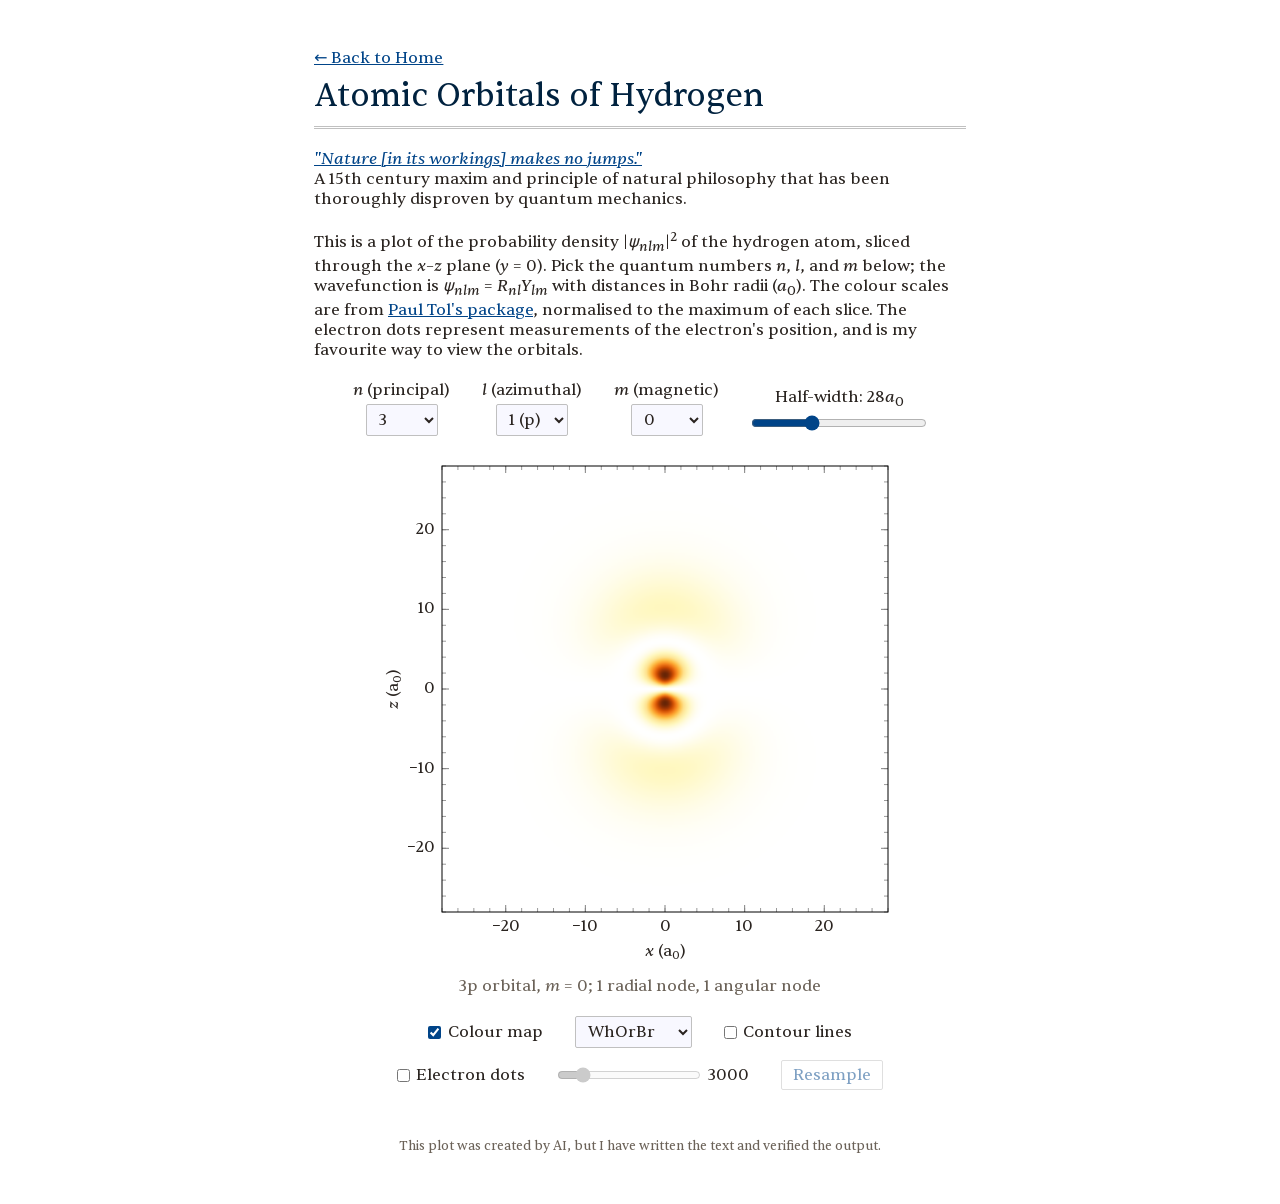
<file: orbitals/index.html>
<!DOCTYPE html>
<html lang="en">

<head>
  <meta charset="UTF-8" />
  <meta name="viewport" content="width=device-width, initial-scale=1.0" />
  <title>Hydrogen Orbitals</title>

  <link rel="icon" href="../favicon.png" type="image/png" sizes="64x64" />
  <link rel="icon" href="../favicon.svg" type="image/svg+xml" />
  <link rel="stylesheet" href="../styles.css" />

  <style>
    /* Page-specific additions; everything else comes from ../styles.css */
    .controls {
      display: flex;
      flex-wrap: wrap;
      gap: 1.25rem 2rem;
      justify-content: center;
      align-items: flex-end;
      margin-bottom: 1.25rem;
    }

    .control { text-align: center; }

    .options { align-items: center; margin-top: 1rem; margin-bottom: 0; }
    .check { display: inline-flex; align-items: center; gap: 0.4rem; cursor: pointer; }
    .check input { accent-color: var(--accent-color); }
    select:disabled { opacity: 0.5; }

    .control label {
      display: block;
      margin-bottom: 0.3rem;
    }

    .control select,
    .cmap-select,
    .control input[type="range"] {
      font-family: var(--body-font);
      font-size: inherit;
      color: var(--text-color);
      accent-color: var(--accent-color);
    }

    .control select,
    .cmap-select {
      background: var(--code-bg);
      border: 1px solid var(--border-color);
      border-radius: 2px;
      padding: 0.25rem 0.5rem;
      min-width: 4.5rem;
    }

    .control input[type="range"] {
      width: 11rem;
    }

    .figure-title {
      text-align: center;
      margin-bottom: 0.4rem;
    }

    #plot {
      display: block;
      width: 100%;
      max-width: 520px;
      margin: 0 auto;
    }

    .caption {
      text-align: center;
      color: var(--muted-color);
      margin-top: 0.75rem;
    }

    .btn {
      font-family: var(--body-font);
      font-size: inherit;
      color: var(--accent-color);
      background: none;
      border: 1px solid var(--border-color);
      border-radius: 2px;
      padding: 0.2rem 0.7rem;
      cursor: pointer;
    }
    .btn:hover:not(:disabled) { color: var(--accent-deep); }
    .btn:disabled { opacity: 0.5; cursor: default; }
    .dots-row input[type="range"] { width: 9rem; accent-color: var(--accent-color); }
    .dots-row { margin-top: 0.75rem; }

    /* Same breakpoint as the main site's single-column layout */
    @media (max-width: 700px) {
      .controls:not(.options) {
        flex-direction: column;
        align-items: center;
        gap: 0.75rem;
      }
      .controls:not(.options) .control {
        display: grid;
        grid-template-columns: 1fr 1fr;
        align-items: center;
        gap: 0.75rem;
        width: min(100%, 20rem);
        text-align: left;
      }
      .controls:not(.options) .control label { margin-bottom: 0; }
      .controls:not(.options) .control select,
      .controls:not(.options) .control input[type="range"] { width: 100%; }
    }
  </style>
</head>

<body>
  <main class="container">
    <header>
      <p style="margin-bottom: 0.5rem;"><a href="../">&larr; Back to Home</a></p>
      <h1>Atomic Orbitals of Hydrogen</h1>
    </header>

    <section class="bio">
      <p>
        <i><a href="https://en.wikipedia.org/wiki/Natura_non_facit_saltus"
          target="_blank" rel="noopener">"Nature [in its workings] makes no jumps."</a></i> <br>
        A 15th century maxim and principle of natural philosophy that has been thoroughly disproven by quantum mechanics.
      </p>
      <p>
        This is a plot of the probability density |<i>&psi;<sub>nlm</sub></i>|<sup>2</sup> of the hydrogen atom, sliced through the <i>x</i>&ndash;<i>z</i> plane (<i>y</i>&nbsp;=&nbsp;0). Pick the quantum numbers <i>n</i>, <i>l</i>, and <i>m</i> below; the wavefunction is <i>&psi;<sub>nlm</sub></i>&nbsp;=&nbsp;<i>R<sub>nl</sub>Y<sub>lm</sub></i> with distances in Bohr radii
        (<i>a</i><sub>0</sub>). The colour scales are from <a href="https://tol-colors.readthedocs.io/en/latest/"
          target="_blank" rel="noopener">Paul Tol's package</a>, normalised to the maximum of each slice. The electron dots represent measurements of the electron's position, and is my favourite way to view the orbitals.
      </p>
    </section>

    <section class="controls">
      <div class="control">
        <label for="selN"><i>n</i> (principal)</label>
        <select id="selN"></select>
      </div>
      <div class="control">
        <label for="selL"><i>l</i> (azimuthal)</label>
        <select id="selL"></select>
      </div>
      <div class="control">
        <label for="selM"><i>m</i> (magnetic)</label>
        <select id="selM"></select>
      </div>
      <div class="control">
        <label for="rngExtent">Half-width: <span id="extentVal"></span><i>a</i><sub>0</sub></label>
        <input type="range" id="rngExtent" min="2" max="80" step="1" />
      </div>
    </section>

    <div class="figure-title" id="figTitle"></div>
    <canvas id="plot"></canvas>
    <p class="caption" id="caption"></p>

    <section class="controls options">
      <label class="check"><input type="checkbox" id="chkMap" checked> Colour map</label>
      <select id="selCmap" aria-label="Colour map" class="cmap-select">
        <option value="WhOrBr">WhOrBr</option>
        <option value="iridescent">iridescent</option>
        <option value="rainbow">rainbow</option>
      </select>
      <label class="check"><input type="checkbox" id="chkCont"> Contour lines</label>
    </section>

    <section class="controls options dots-row">
      <label class="check"><input type="checkbox" id="chkDots"> Electron dots</label>
      <label class="check" for="rngDots"><input type="range" id="rngDots" min="200" max="20000" step="200" value="3000" disabled> <span id="dotsVal">3000</span></label>
      <button class="btn" id="btnDots" disabled>Resample</button>
    </section>

    <p class="disclaimer">
      This plot was created by AI, but I have written the text and verified the output.
    </p>
  </main>
  </main>

  <script>
    // ---------- Physics (a0 = 1) ----------
    function fact(k) { let f = 1; for (let i = 2; i <= k; i++) f *= i; return f; }

    // Generalised Laguerre L_k^alpha(x) via recurrence
    function genLaguerre(k, alpha, x) {
      if (k === 0) return 1;
      let Lm = 1, L = 1 + alpha - x;
      for (let j = 1; j < k; j++) {
        const Ln = ((2 * j + 1 + alpha - x) * L - (j + alpha) * Lm) / (j + 1);
        Lm = L; L = Ln;
      }
      return L;
    }

    // Associated Legendre P_l^m(x), m >= 0 (sign convention irrelevant for |psi|^2)
    function assocLegendre(l, m, x) {
      let pmm = 1;
      if (m > 0) {
        const s = Math.sqrt(Math.max(0, 1 - x * x));
        let f = 1;
        for (let i = 1; i <= m; i++) { pmm *= -f * s; f += 2; }
      }
      if (l === m) return pmm;
      let pm1 = x * (2 * m + 1) * pmm;
      if (l === m + 1) return pm1;
      let p = 0;
      for (let ll = m + 2; ll <= l; ll++) {
        p = (x * (2 * ll - 1) * pm1 - (ll + m - 1) * pmm) / (ll - m);
        pmm = pm1; pm1 = p;
      }
      return p;
    }

    // |psi_nlm|^2 on the x-z plane; the phase e^{im phi} drops out of the modulus.
    function makeDensity(n, l, m) {
      const am = Math.abs(m);
      const normR = (2 / n) ** 3 * fact(n - l - 1) / (2 * n * fact(n + l));
      const normY = (2 * l + 1) / (4 * Math.PI) * fact(l - am) / fact(l + am);
      return function (x, z) {
        const r = Math.hypot(x, z);
        if (r === 0) return l === 0 ? normR * normY * genLaguerre(n - 1, 1, 0) ** 2 : 0;
        const rho = 2 * r / n;
        const R = Math.exp(-rho / 2) * Math.pow(rho, l) * genLaguerre(n - l - 1, 2 * l + 1, rho);
        const P = assocLegendre(l, am, z / r);
        return normR * R * R * normY * P * P;
      };
    }

    // ---------- Colour maps (sampled from Paul Tol's tol_colors, 33 stops each) ----------
    const hex = h => [1, 3, 5].map(i => parseInt(h.slice(i, i + 2), 16));
    const CMAPS = {
      WhOrBr: ["#ffffff", "#fffdee", "#fffbdd", "#fff9cd", "#fff7bc", "#fff2b1", "#feeda6", "#fee89b", "#fee390", "#fedb80", "#fed36f", "#fecb5f", "#fec44f", "#fdb945", "#fcae3b", "#fca432", "#fb9929", "#f78f23", "#f3841e", "#ef7a19", "#eb6f14", "#e3660f", "#db5d0b", "#d35406", "#cb4b02", "#be4503", "#b13f03", "#a43904", "#983404", "#8b3005", "#7e2c05", "#712806", "#662506"],
      iridescent: ["#fefbe9", "#fdf8db", "#f9f5cd", "#f4f3c0", "#edf1b8", "#e4eeba", "#dbebc1", "#d2e8c8", "#c9e5ce", "#bfe2d3", "#b6ded7", "#addada", "#a4d6dd", "#9bd2e1", "#92cde3", "#89c9e5", "#81c4e7", "#7dbee7", "#7cb8e6", "#7fb1e3", "#86a8de", "#8d9fd8", "#9495cf", "#9a8cc6", "#9c83ba", "#9c7aad", "#9a719f", "#946890", "#8b5f80", "#805770", "#6f4d5e", "#5b414c", "#46353a"],
      rainbow: ["#e8ecfb", "#ddd7ef", "#d0bfe0", "#c2a5cf", "#b38cc0", "#a574b2", "#985ea4", "#854e99", "#6b509f", "#5d5eae", "#536ebd", "#4e80c5", "#4d8fc2", "#519ab8", "#56a1ae", "#5da8a3", "#65ae96", "#71b585", "#84ba70", "#9dbd5b", "#b7bd4c", "#ccb743", "#daac3d", "#e39f3a", "#e78e36", "#e67b32", "#e4652d", "#df4928", "#da2222", "#b7221e", "#93211b", "#6f1e17", "#521a13"]
    };
    for (const k in CMAPS) CMAPS[k] = CMAPS[k].map(hex);
    function cmap(name, t) {
      const st = CMAPS[name];
      const s = Math.min(Math.max(t, 0), 1) * (st.length - 1);
      const i = Math.min(Math.floor(s), st.length - 2), f = s - i;
      return st[i].map((c, k) => c + (st[i + 1][k] - c) * f);
    }

    // ---------- UI ----------
    const $ = id => document.getElementById(id);
    const selN = $('selN'), selL = $('selL'), selM = $('selM'), rng = $('rngExtent');
    const chkMap = $('chkMap'), selCmap = $('selCmap'), chkCont = $('chkCont');
    const canvas = $('plot'), ctx = canvas.getContext('2d');
    const LETTERS = 'spdfghik';
    const GRID = 300;
    const off = document.createElement('canvas');
    off.width = off.height = GRID;
    let vals = new Float64Array(GRID * GRID), vmax = 0, curE = 30;
    const cdf = new Float64Array(GRID * GRID);
    const chkDots = $('chkDots'), rngDots = $('rngDots'), btnDots = $('btnDots');
    let dots = { n: 0, x: [], y: [], v: [] };

    function fill(sel, values, current, fmt) {
      sel.innerHTML = '';
      values.forEach(v => {
        const o = document.createElement('option');
        o.value = v; o.textContent = fmt ? fmt(v) : v;
        sel.appendChild(o);
      });
      sel.value = values.includes(current) ? current : values[0];
    }
    const range = (a, b) => Array.from({ length: b - a + 1 }, (_, i) => a + i);
    const defaultExtent = n => Math.round(2 * n * n + 10);

    for (let n = 1; n <= 8; n++) selN.add(new Option(n, n));
    selN.value = 3;

    function syncL(keepL, keepM) {
      const n = +selN.value;
      fill(selL, range(0, n - 1), keepL, v => `${v} (${LETTERS[v] || ''})`);
      syncM(keepM);
    }
    function syncM(keepM) {
      const l = +selL.value;
      fill(selM, range(-l, l), keepM);
    }

    function niceStep(span) {
      const raw = span / 6, p = Math.pow(10, Math.floor(Math.log10(raw))), f = raw / p;
      const mant = f < 1.5 ? 1 : f < 3.5 ? 2 : f < 7.5 ? 5 : 10;
      return { step: mant * p, minor: mant * p / (mant === 2 ? 4 : 5) };
    }

    // Marching-squares segments: corners a(TL) b(TR) c(BR) d(BL); edges t, r, bt, l
    const SEG = {
      1: [['l', 'bt']], 2: [['bt', 'r']], 3: [['l', 'r']], 4: [['t', 'r']],
      5: [['l', 't'], ['bt', 'r']], 6: [['t', 'bt']], 7: [['l', 't']], 8: [['t', 'l']],
      9: [['t', 'bt']], 10: [['t', 'r'], ['l', 'bt']], 11: [['t', 'r']], 12: [['l', 'r']],
      13: [['bt', 'r']], 14: [['l', 'bt']]
    };
    function contourPath(L, X, Y) {
      ctx.beginPath();
      for (let j = 0; j < GRID - 1; j++) {
        for (let i = 0; i < GRID - 1; i++) {
          const a = vals[j * GRID + i], b = vals[j * GRID + i + 1];
          const c = vals[(j + 1) * GRID + i + 1], d = vals[(j + 1) * GRID + i];
          const idx = (a > L ? 8 : 0) | (b > L ? 4 : 0) | (c > L ? 2 : 0) | (d > L ? 1 : 0);
          if (idx === 0 || idx === 15) continue;
          const pt = e => e === 't' ? [i + (L - a) / (b - a), j]
            : e === 'r' ? [i + 1, j + (L - b) / (c - b)]
            : e === 'bt' ? [i + (L - d) / (c - d), j + 1]
            : [i, j + (L - a) / (d - a)];
          for (const [p, q] of SEG[idx]) {
            const P = pt(p), Q = pt(q);
            ctx.moveTo(X(P[0]), Y(P[1])); ctx.lineTo(X(Q[0]), Y(Q[1]));
          }
        }
      }
      ctx.stroke();
    }

    // Recompute |psi|^2 on the grid (row 0 = top = +z)
    function compute() {
      const n = +selN.value, l = +selL.value, m = +selM.value, E = +rng.value;
      curE = E;
      $('extentVal').textContent = E;
      $('caption').innerHTML =
        `${n}${LETTERS[l] || ''} orbital, <i>m</i> = ${m}; ${n - l - 1} radial node${n - l - 1 === 1 ? '' : 's'}, ${l} angular node${l === 1 ? '' : 's'}`;
      const dens = makeDensity(n, l, m);
      vmax = 0;
      for (let j = 0; j < GRID; j++) {
        const z = E - (2 * E) * (j + 0.5) / GRID;
        for (let i = 0; i < GRID; i++) {
          const x = -E + (2 * E) * (i + 0.5) / GRID;
          const v = dens(x, z);
          vals[j * GRID + i] = v;
          if (v > vmax) vmax = v;
        }
      }
      let acc = 0;
      for (let k = 0; k < vals.length; k++) { acc += vals[k]; cdf[k] = acc; }
      sample();
    }

    // Draw N points with probability proportional to |psi|^2 (inverse-CDF on the grid, jittered within a cell)
    function sample() {
      const N = chkDots.checked ? +rngDots.value : 0;
      $('dotsVal').textContent = rngDots.value;
      const d = { n: 0, x: new Float32Array(N), y: new Float32Array(N), v: new Float32Array(N) };
      const tot = cdf[cdf.length - 1];
      if (N && tot > 0) {
        for (let k = 0; k < N; k++) {
          const r = Math.random() * tot;
          let lo = 0, hi = cdf.length - 1;
          while (lo < hi) { const mid = (lo + hi) >> 1; if (cdf[mid] < r) lo = mid + 1; else hi = mid; }
          d.x[k] = (lo % GRID) + Math.random();
          d.y[k] = Math.floor(lo / GRID) + Math.random();
          d.v[k] = vals[lo] / vmax;
        }
        d.n = N;
      }
      dots = d;
    }

    function render() {
      const E = curE, name = selCmap.value, showMap = chkMap.checked;
      const dpr = window.devicePixelRatio || 1;
      const W = canvas.clientWidth;
      const cs = getComputedStyle(document.body);
      const font = cs.fontFamily, txt = cs.color, fs = parseFloat(cs.fontSize);
      // pub_style proportions (8 pt font): major tick 3.5, minor 2.0, pad 3.5, widths 0.5 / 0.4
      const tMaj = fs * 0.4375, tMin = fs * 0.25, pad = fs * 0.4375;
      const wMaj = fs * 0.0625, wMin = fs * 0.05;
      const ml = 62, mr = 12, mt = 10, mb = 52;
      const S = W - ml - mr, H = S + mt + mb;
      canvas.style.height = H + 'px';
      canvas.width = Math.round(W * dpr); canvas.height = Math.round(H * dpr);
      ctx.setTransform(dpr, 0, 0, dpr, 0, 0);
      ctx.clearRect(0, 0, W, H);

      // Colour map (or white background)
      if (showMap) {
        const octx = off.getContext('2d');
        const img = octx.createImageData(GRID, GRID);
        for (let k = 0; k < vals.length; k++) {
          const c = cmap(name, vmax > 0 ? vals[k] / vmax : 0);
          img.data[4 * k] = c[0]; img.data[4 * k + 1] = c[1]; img.data[4 * k + 2] = c[2]; img.data[4 * k + 3] = 255;
        }
        octx.putImageData(img, 0, 0);
        ctx.imageSmoothingEnabled = true;
        ctx.drawImage(off, ml, mt, S, S);
      } else {
        ctx.fillStyle = '#fff'; ctx.fillRect(ml, mt, S, S);
      }

      // Electron dots: slightly transparent, so dense regions build up
      if (dots.n) {
        const rad = Math.max(0.9, fs * 0.07);
        ctx.save(); ctx.globalAlpha = 0.4;
        let last = '';
        for (let k = 0; k < dots.n; k++) {
          let col = '#000';
          if (showMap) {
            const c = cmap(name, dots.v[k]);
            if (0.299 * c[0] + 0.587 * c[1] + 0.114 * c[2] < 140) col = '#fff';
          }
          if (col !== last) { ctx.fillStyle = col; last = col; }
          ctx.beginPath();
          ctx.arc(ml + dots.x[k] / GRID * S, mt + dots.y[k] / GRID * S, rad, 0, 2 * Math.PI);
          ctx.fill();
        }
        ctx.restore();
      }

      // Contour lines at 10%..90% of the maximum density
      if (chkCont.checked && vmax > 0) {
        const X = x => ml + (x + 0.5) / GRID * S, Y = y => mt + (y + 0.5) / GRID * S;
        ctx.save();
        ctx.beginPath(); ctx.rect(ml, mt, S, S); ctx.clip();
        ctx.lineWidth = wMaj; ctx.lineJoin = 'round';
        for (let k = 1; k <= 9; k++) {
          let col = '#000';
          if (showMap) {
            const c = cmap(name, k / 10);
            col = (0.299 * c[0] + 0.587 * c[1] + 0.114 * c[2]) < 140 ? '#fff' : '#000';
          }
          ctx.strokeStyle = col;
          contourPath(k / 10 * vmax, X, Y);
        }
        ctx.restore();
      }

      const px = x => ml + (x + E) / (2 * E) * S;
      const py = z => mt + (E - z) / (2 * E) * S;

      // Ticks: inward on all four sides, like despine=False
      const { step, minor } = niceStep(2 * E);
      function ticks(size, w, stepSize, labelled) {
        ctx.lineWidth = w; ctx.strokeStyle = '#808080';
        const start = Math.ceil(-E / stepSize - 1e-9);
        for (let k = start; k * stepSize <= E + 1e-9; k++) {
          const v = k * stepSize;
          const a = px(v), b = py(v);
          ctx.beginPath();
          ctx.moveTo(a, mt + S); ctx.lineTo(a, mt + S - size);
          ctx.moveTo(a, mt); ctx.lineTo(a, mt + size);
          ctx.moveTo(ml, b); ctx.lineTo(ml + size, b);
          ctx.moveTo(ml + S, b); ctx.lineTo(ml + S - size, b);
          ctx.stroke();
          if (labelled) {
            const s = (Math.abs(v) < 1e-9 ? 0 : +v.toFixed(6)).toString().replace('-', '\u2212');
            ctx.fillStyle = txt; ctx.font = `${fs}px ${font}`;
            ctx.textAlign = 'center'; ctx.textBaseline = 'top';
            ctx.fillText(s, a, mt + S + pad);
            ctx.textAlign = 'right'; ctx.textBaseline = 'middle';
            ctx.fillText(s, ml - pad, b);
          }
        }
      }
      ticks(tMin, wMin, minor, false);
      ticks(tMaj, wMaj, step, true);

      // Frame
      ctx.strokeStyle = '#000'; ctx.lineWidth = wMaj;
      ctx.strokeRect(ml, mt, S, S);

      // Axis labels: italic variable, upright unit
      ctx.fillStyle = txt; ctx.textBaseline = 'middle';
      function axisLabel(v, cx, cy, rot) {
        ctx.save(); ctx.translate(cx, cy); ctx.rotate(rot);
        const it = `italic ${fs}px ${font}`, up = `${fs}px ${font}`, sm = `${(fs * 0.7).toFixed(1)}px ${font}`;
        ctx.font = it; const w1 = ctx.measureText(v).width;
        ctx.font = up; const rest = ' (a'; const w2 = ctx.measureText(rest).width;
        ctx.font = sm; const w3 = ctx.measureText('0').width;
        ctx.font = up; const w4 = ctx.measureText(')').width;
        let x0 = -(w1 + w2 + w3 + w4) / 2;
        ctx.textAlign = 'left';
        ctx.font = it; ctx.fillText(v, x0, 0); x0 += w1;
        ctx.font = up; ctx.fillText(rest, x0, 0); x0 += w2;
        ctx.font = sm; ctx.fillText('0', x0, fs * 0.25); x0 += w3;
        ctx.font = up; ctx.fillText(')', x0, 0);
        ctx.restore();
      }
      axisLabel('x', ml + S / 2, H - 12, 0);
      axisLabel('z', 14, mt + S / 2, -Math.PI / 2);
    }

    function draw() { compute(); render(); }

    // ---------- Events ----------
    selN.addEventListener('change', () => {
      syncL(+selL.value, +selM.value);
      rng.value = defaultExtent(+selN.value);
      draw();
    });
    selL.addEventListener('change', () => { syncM(+selM.value); draw(); });
    selM.addEventListener('change', draw);
    rng.addEventListener('input', draw);
    chkMap.addEventListener('change', () => { selCmap.disabled = !chkMap.checked; render(); });
    selCmap.addEventListener('change', render);
    chkCont.addEventListener('change', render);
    chkDots.addEventListener('change', () => { rngDots.disabled = btnDots.disabled = !chkDots.checked; sample(); render(); });
    rngDots.addEventListener('input', () => { sample(); render(); });
    btnDots.addEventListener('click', () => { sample(); render(); });
    window.addEventListener('resize', render);

    // Initial state matches panel (a) of the gallery figure: n=3, l=1, m=0
    syncL(1, 0);
    rng.value = defaultExtent(3);
    draw();
    if (document.fonts && document.fonts.ready) document.fonts.ready.then(render);
  </script>
</body>

</html>
</file>
<file: styles.css>
@import url("sentient.css");

:root {
  --text-color: #2a2420;
  --muted-color: #6b6258;
  --accent-color: #004488;
  --accent-deep: #00223f;
  --code-text: #002b66;
  --code-bg: GhostWhite;
  --border-color: Silver;
  /* Purple variants */
  /* --accent-color: #5a2d91; */
  /* --accent-deep: #2a1245; */
  /* --code-text: #3b1a73; */

  /* Type */
  --body-font: 'Sentient', system-ui, sans-serif;
  /* --serif-font: 'Instrument Serif'; */
  --font-mono: 'Lilex', 'SF Mono', ui-monospace, monospace;
}

* {
  box-sizing: border-box;
  margin: 0;
  padding: 0;
}

body {
  font-family: var(--body-font);
  font-weight: 400;
  color: var(--text-color);
  -webkit-font-smoothing: antialiased;
  line-height: 1.25;
}

strong {
  font-weight: 600;
}

/* ---------------------------------------------------------
   Page layout — sidebar + main content
   Desktop: two columns, side by side, scrolling together
   Mobile: stacked into a single column (see media query below)
--------------------------------------------------------- */
.page {
  display: flex;
  align-items: flex-start;
  gap: 3rem;
  max-width: 990px;
  margin: 0 auto;
  padding: 3rem 1.5rem 1rem; /* Was 3rem before */
}

.sidebar {
  flex: 0 0 330px;
  position: static; /* whole page scrolls together, not sticky */
}

.content {
  flex: 1;
  min-width: 0;
  padding-top: 0.4rem;
}

/* Stack sidebar above content on narrow / mobile screens */
@media (max-width: 700px) {
  .page {
    flex-direction: column;
    gap: 0.5rem;
    padding: 2rem 1.25rem 2.5rem;
  }

  .sidebar {
    flex: 1 1 auto;
    width: 100%;
  }
}

/* ---------------------------------------------------------
   Standalone sub-pages (e.g. the pub_style showcase) —
   a simple single-column container matching the site's look,
   for pages that don't use the homepage's sidebar layout
--------------------------------------------------------- */
.container {
  max-width: 700px;
  margin: 0 auto;
  padding: 3rem 1.5rem 3rem;
}

.container h1 {
  /* font-size: 3rem; /* Instrument Serif */
  font-size: 2rem;
  text-align: left;
  border-top: none;
}

.container h3 {
  color: var(--accent-deep);
  font-size: 1.15rem;
  font-weight: 500;
}

/* Collapsible "Show code" block on the pub_style page */
.code-details {
  margin-bottom: 1rem;
}

.code-details summary {
  cursor: pointer;
  list-style: none;
  font-family: var(--font-mono);
  font-size: 0.85rem;
  color: var(--accent-color);
  text-decoration: underline;
  text-decoration-thickness: 1px;
  text-underline-offset: 1px;
  width: fit-content;
}

.code-details summary::-webkit-details-marker {
  display: none;
}

.code-details summary::before {
  content: '▸ ';
  text-decoration: none;
  display: inline-block;
}

.code-details[open] summary::before {
  content: '▾ ';
}

.code-details[open] summary {
  margin-bottom: 0.75rem;
}

.code-details summary:hover {
  color: var(--accent-deep);
}

/* Plot figures on the pub_style page — rendered wider than the
   text column, while paragraphs stay at the normal reading width */
.plot-img {
  display: block;
  width: calc(100% + 15rem);
  max-width: 900px;
  margin: 0 auto 1rem;
  margin-left: -7.5rem;
  margin-right: -7.5rem;
  border-radius: 4px;
}

@media (max-width: 900px) {
  .plot-img {
    width: 100%;
    max-width: 100%;
    margin-left: 0;
    margin-right: 0;
  }
}

/* ---------------------------------------------------------
   Masthead (now lives in the sidebar)
--------------------------------------------------------- */
h1 {
  /* font-family: var(--serif-font); */
  /* font-size: 2.95rem; This was for Instrument Serif */
  /* font-size: 1.95rem; */
  /* font-stretch: expanded; */
  /* white-space: nowrap; */
  font-weight: 400;
  color: var(--accent-deep);
  border-bottom: 3px double var(--border-color);
  padding: 0 0 0.6rem;
  margin-bottom: 1.25rem;
  line-height: 1.25;
}

.sidebar h1 {
  text-align: center;
}

p {
  margin-bottom: 1.25rem;
}

/* Inline sidebar links & email styling */
.sidebar-links {
  display: flex;
  justify-content: center;
  align-items: center;
  flex-wrap: wrap;
  gap: 0.6rem;
  margin-top: -0.25rem;
  margin-bottom: 1.25rem;
}

.sidebar-links a {
  color: var(--accent-color);
  font-family: var(--body-font);
  text-decoration: none;
  transition: color 0.15s ease;
}

.sidebar-links a:hover {
  text-decoration: underline;
  text-decoration-thickness: 0.5px;
  text-underline-offset: 1px;
}

.sidebar-links-sep {
  color: var(--muted-color);
  font-size: 1rem;
}

/* Link styling */
a {
  color: var(--accent-color);
  text-decoration: underline;
  text-decoration-thickness: 0.5px;
  text-underline-offset: 1px;
  transition: color 0.15s ease;
}

a:hover {
  color: var(--accent-deep);
}

/* Code styling */
code {
  font-family: var(--font-mono);
  color: var(--code-text);
  background: var(--code-bg);
  /* line-height: 1; */
  /* font-size: 0.95em; */
}

pre {
  font-family: var(--font-mono);
  font-size: 0.9em;
  background: var(--code-bg);
  color: var(--code-text);
  overflow-x: auto;
  border: 1px solid var(--border-color);
}

pre code {
  background: transparent;
  color: inherit;
  padding: 0;
  font-size: inherit;
  line-height: normal; /* override the 1 from `code`, since pre needs breathing room across lines */
}

/* ---------------------------------------------------------
   Swipeable Image Gallery & Dot Indicators
--------------------------------------------------------- */
.gallery {
  margin-bottom: 1rem;
}

.gallery-track {
  display: flex;
  overflow-x: auto;
  scroll-snap-type: x mandatory;
  scroll-behavior: smooth;
  -webkit-overflow-scrolling: touch;
  gap: 0.75rem;
  border-radius: 1px;

  scrollbar-width: none;
  -ms-overflow-style: none;
}

.gallery-track::-webkit-scrollbar {
  display: none;
}

.gallery-track img {
  flex: 0 0 100%;
  scroll-snap-align: center;
  width: 100%;
  max-width: 500px; /* keeps portrait from getting huge on wide "mobile" viewports */
  aspect-ratio: 4 / 3;
  object-fit: cover;
  border-radius: 4px;
  border: 1px solid var(--border-color);
  filter: sepia(6%);
}

.gallery-dots {
  display: flex;
  justify-content: center;
  gap: 0.5rem;
  margin-top: 0.85rem;
}

.gallery-dots .dot {
  width: 7px;
  height: 7px;
  border-radius: 50%;
  background-color: var(--border-color);
  transition: background-color 0.2s ease, transform 0.2s ease;
  text-decoration: none;
}

.gallery-dots .dot:hover,
.gallery-dots .dot.active {
  background-color: var(--accent-color);
  transform: scale(1.3);
}

/* .publications + .publications {
  margin-top: 1rem;
} */

.publications {
  margin-top: 0.5rem;
  margin-bottom: 1rem; /* Alternative to publications + publications */
}

h2 {
  font-size: 1.3rem;
  font-weight: 400;
  font-style: italic;
  letter-spacing: -0.01em;
  color: var(--accent-deep);
  margin-bottom: 1.25rem;
  padding-bottom: 0.5rem;
  border-bottom: 1px solid var(--text-color);
}

.pub-list {
  display: flex;
  flex-direction: column;
}

.pub-item {
  display: flex;
  gap: 1.1rem;
  align-items: flex-start;
  text-decoration: none;
  color: inherit;
  padding: 1rem 0;
  border-bottom: 1px solid var(--border-color);
}

.pub-list .pub-item:first-child {
  padding-top: 0;
}

.pub-list .pub-item:last-child {
  border-bottom: none;
  padding-bottom: 0;
}

.pub-thumb {
  flex: 0 0 auto;
  width: 220px;
  object-fit: contain;
}

.pub-info {
  flex: 1;
  min-width: 0;
}

.pub-title {
  /* font-style: italic; */
  /* color: var(--accent-deep); */
  /* font-size: 1.08rem; */
  /* line-height: 1.4; */
  margin-bottom: 0.3rem;
  transition: color 0.15s ease;
}

.pub-authors {
  font-size: 0.95rem;
  margin-bottom: 0.2rem;
}

.pub-venue {
  font-size: 0.8rem;
  /* text-transform: uppercase; */
  /* font-stretch: semi-condensed; */
  font-stretch: semi-condensed;
  /* letter-spacing: 0.05em; */
  color: var(--muted-color);
  margin-bottom: 0;
}

.pub-item:hover {
  color: var(--accent-color);
}

.pub-item:hover .pub-title {
  color: var(--accent-color);
}

/* Stack thumbnail above text on narrow screens */
@media (max-width: 900px) {
  .pub-item {
    flex-direction: column;
  }

  .pub-thumb {
    width: 100%;
    height: auto;
    aspect-ratio: 1.618;
  }
}

/* ---------------------------------------------------------
   API reference — one entry per function, on the pub_style page.
   Signatures read as code; each entry gets a quiet left rule so the
   block reads as a distinct reference unit without a boxed/card look.
--------------------------------------------------------- */
.api-reference {
  margin-top: 0.5rem;
  margin-bottom: 2rem;
}

.api-entry {
  margin-bottom: 2rem;
}

.api-entry:last-child {
  margin-bottom: 0;
  padding-bottom: 0;
}

.api-entry h3 {
  margin-bottom: 0.6rem;
  line-height: 1.25;
  /* allow long signatures to wrap without overflowing the column */
  overflow-wrap: break-word;
}

.api-entry h3 code {
  font-size: 0.85em;
}

.api-entry > p {
  margin-bottom: 0.75rem;
}

.api-params {
  list-style: none;
  margin-bottom: 0.75rem;
}

.api-params li {
  position: relative;
  padding-left: 1.1rem;
  margin-bottom: 0.55rem;
  font-size: 0.95rem;
}

.api-params li:last-child {
  margin-bottom: 0;
}

.api-params li::before {
  content: '–';
  position: absolute;
  left: 0;
  color: var(--muted-color);
}

.api-returns {
  font-size: 0.95rem;
  color: var(--text-color);
}

.api-returns::before {
  content: 'Returns: ';
  font-family: var(--font-mono);
  font-size: 0.78rem;
  text-transform: uppercase;
  letter-spacing: 0.05em;
  color: var(--muted-color);
}

.disclaimer {
  font-size: 0.8rem;
  line-height: 1.4;      /* small text reads better with a bit more leading than the 1.25 body default */
  color: var(--muted-color);
  text-align: center;
  text-wrap: balance;    /* evens out line lengths when it wraps */
  margin-top: 3rem;
  margin-bottom: 0;
}

.quotes {
  margin-bottom: 1.25rem;
}

.quotes p {
  margin-bottom: 0.6rem;
}

.quotes p:last-child {
  margin-bottom: 0;
}
</file>
